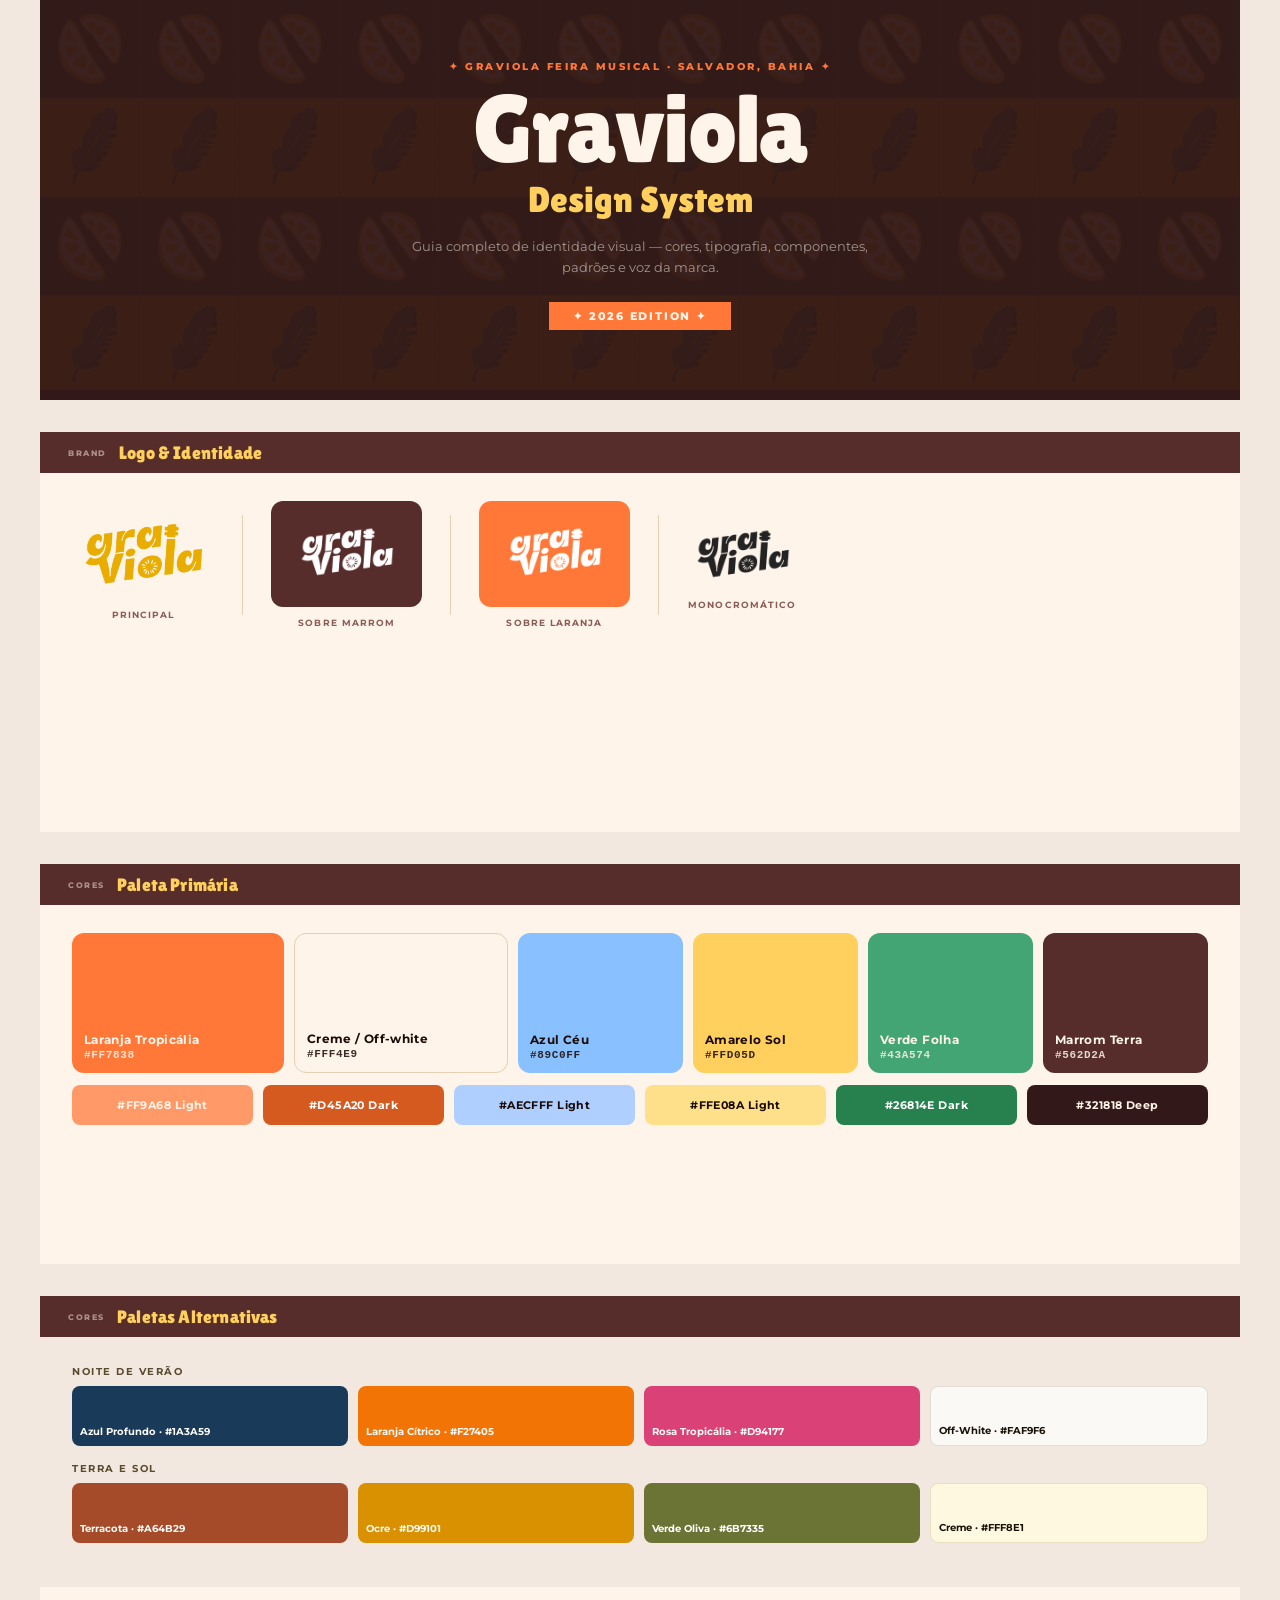
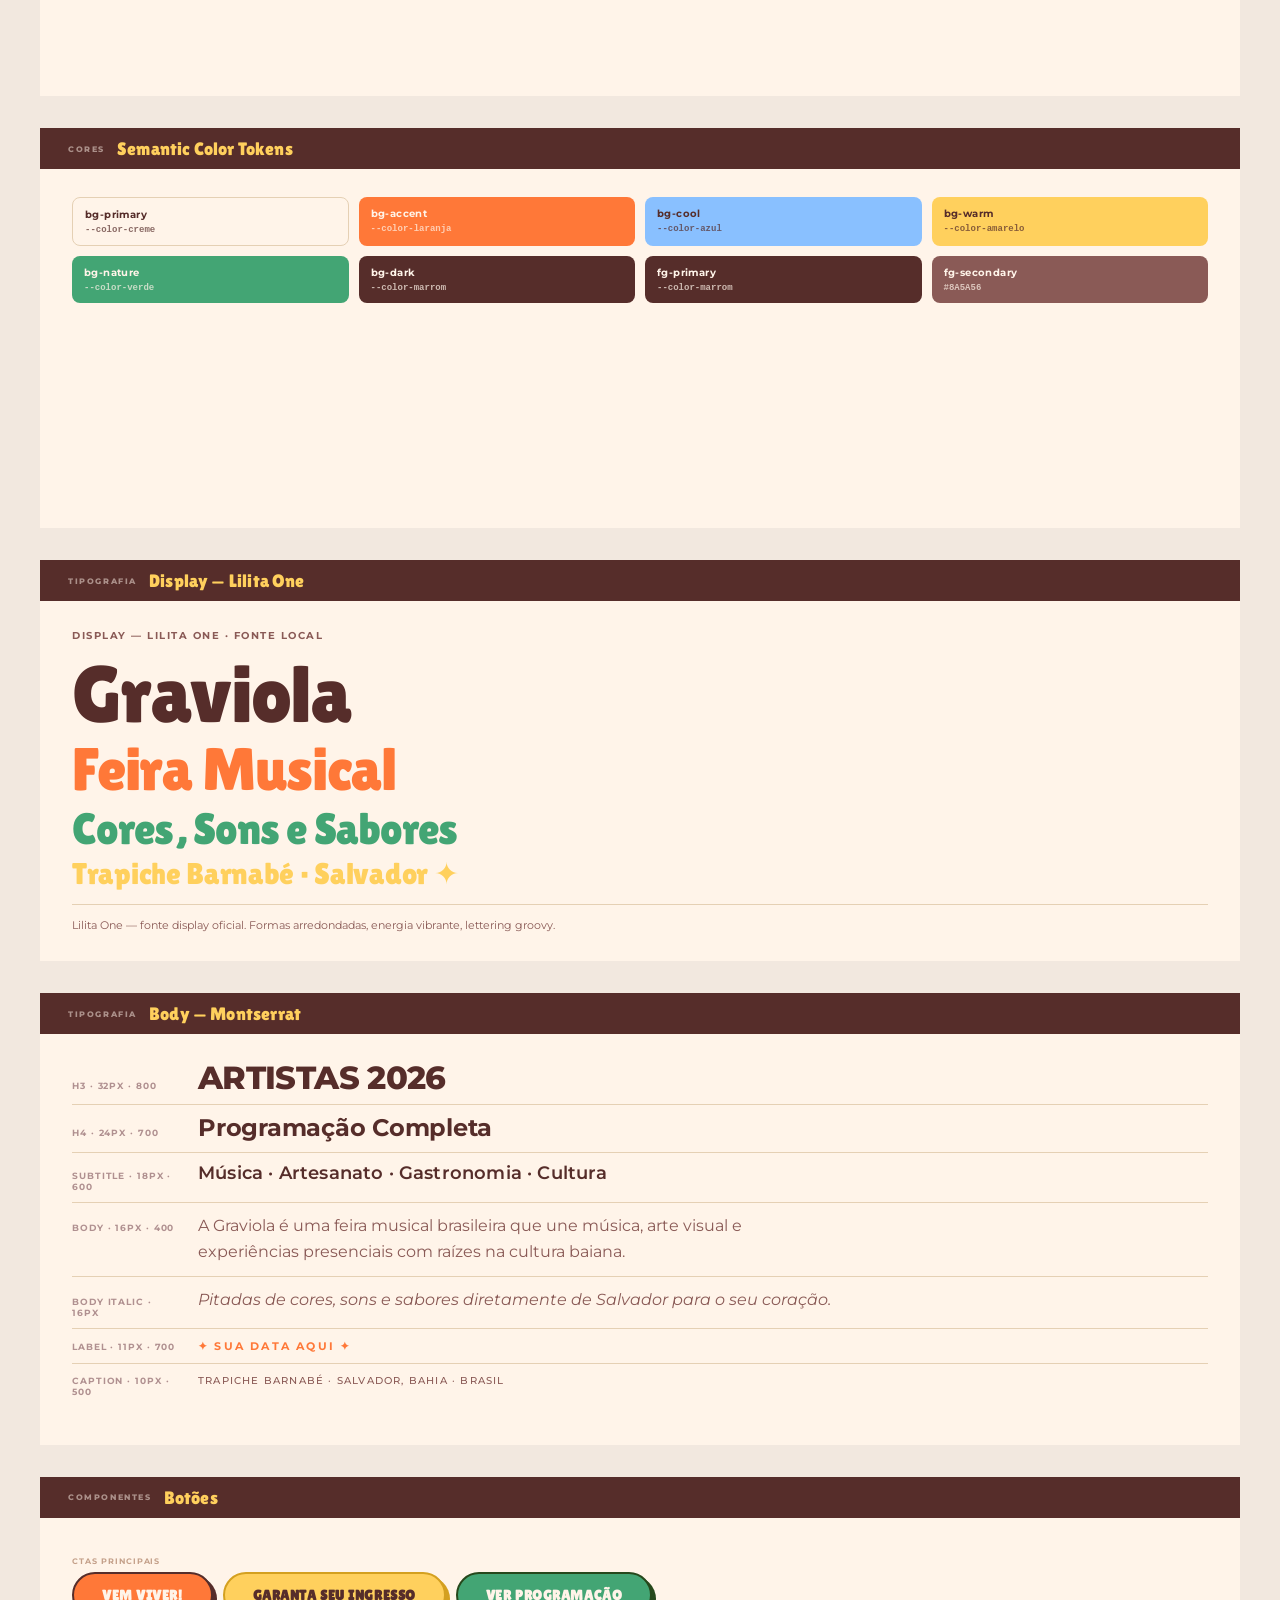
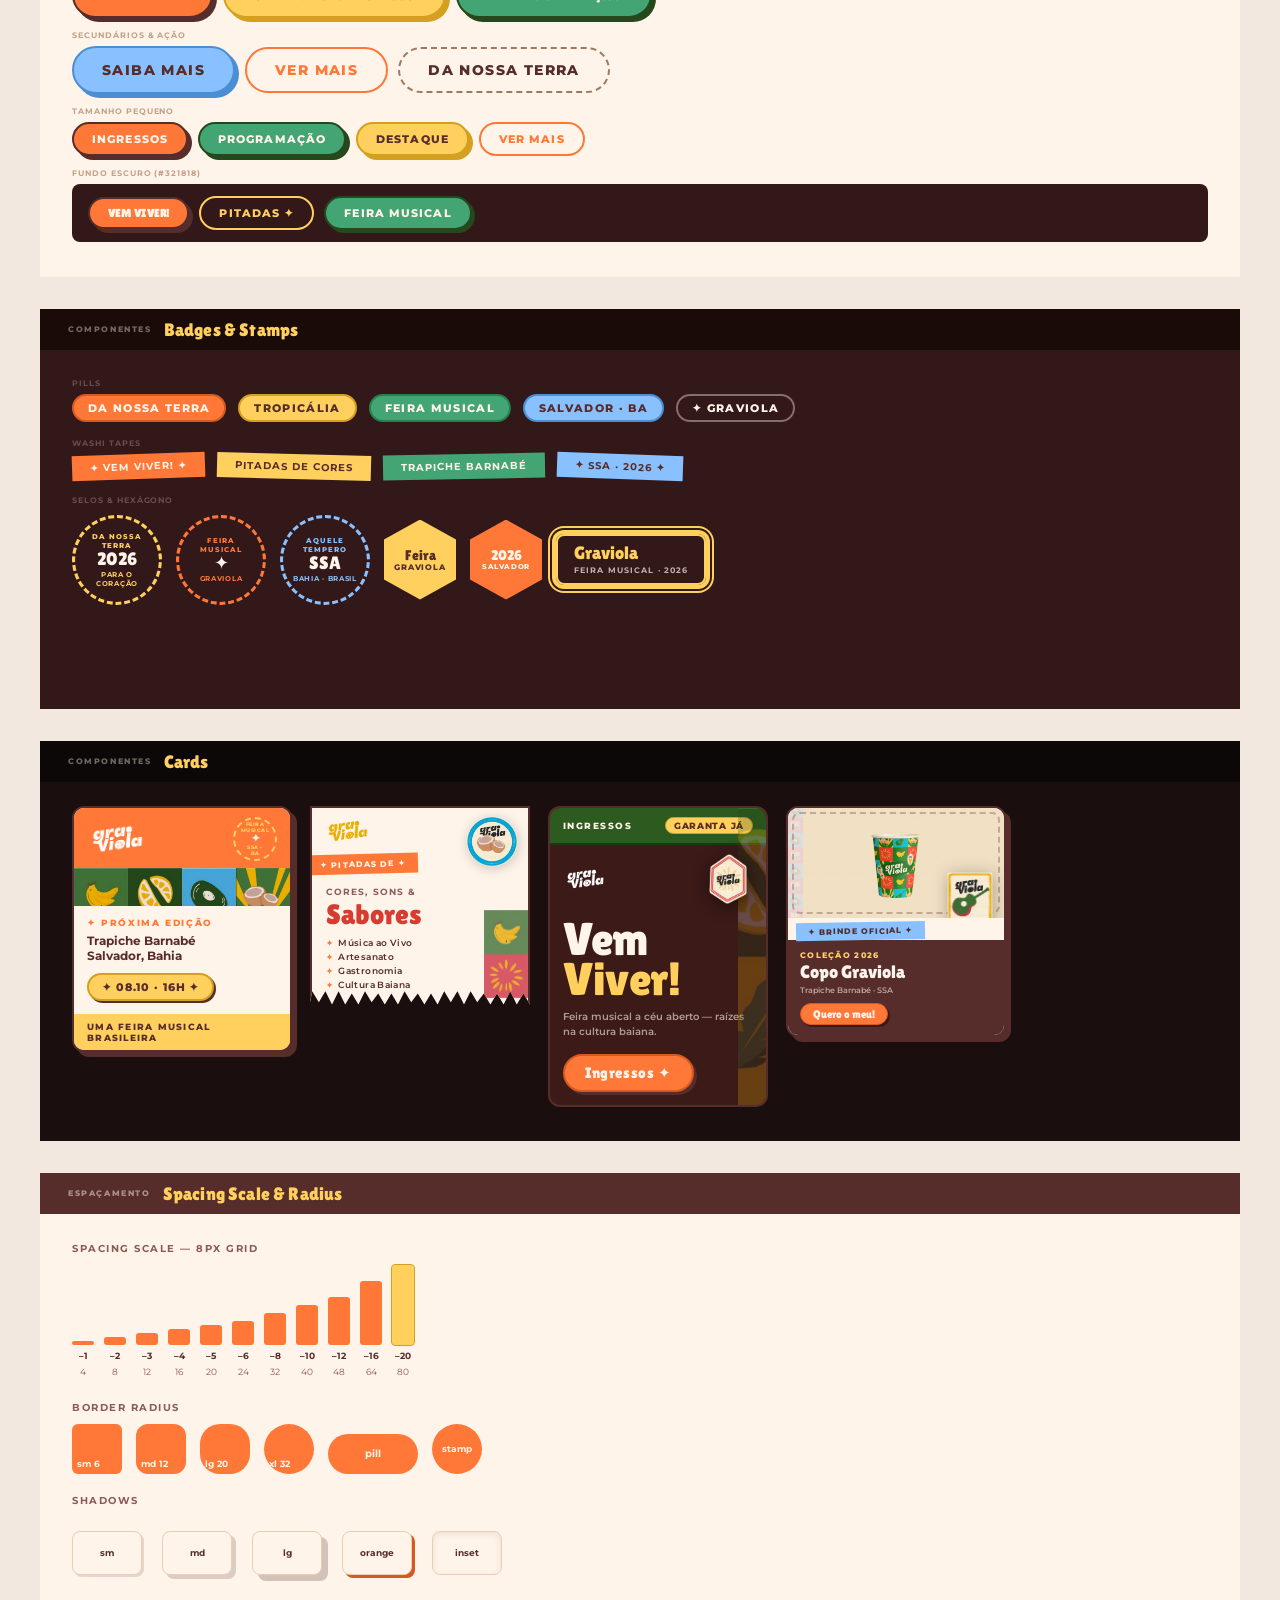
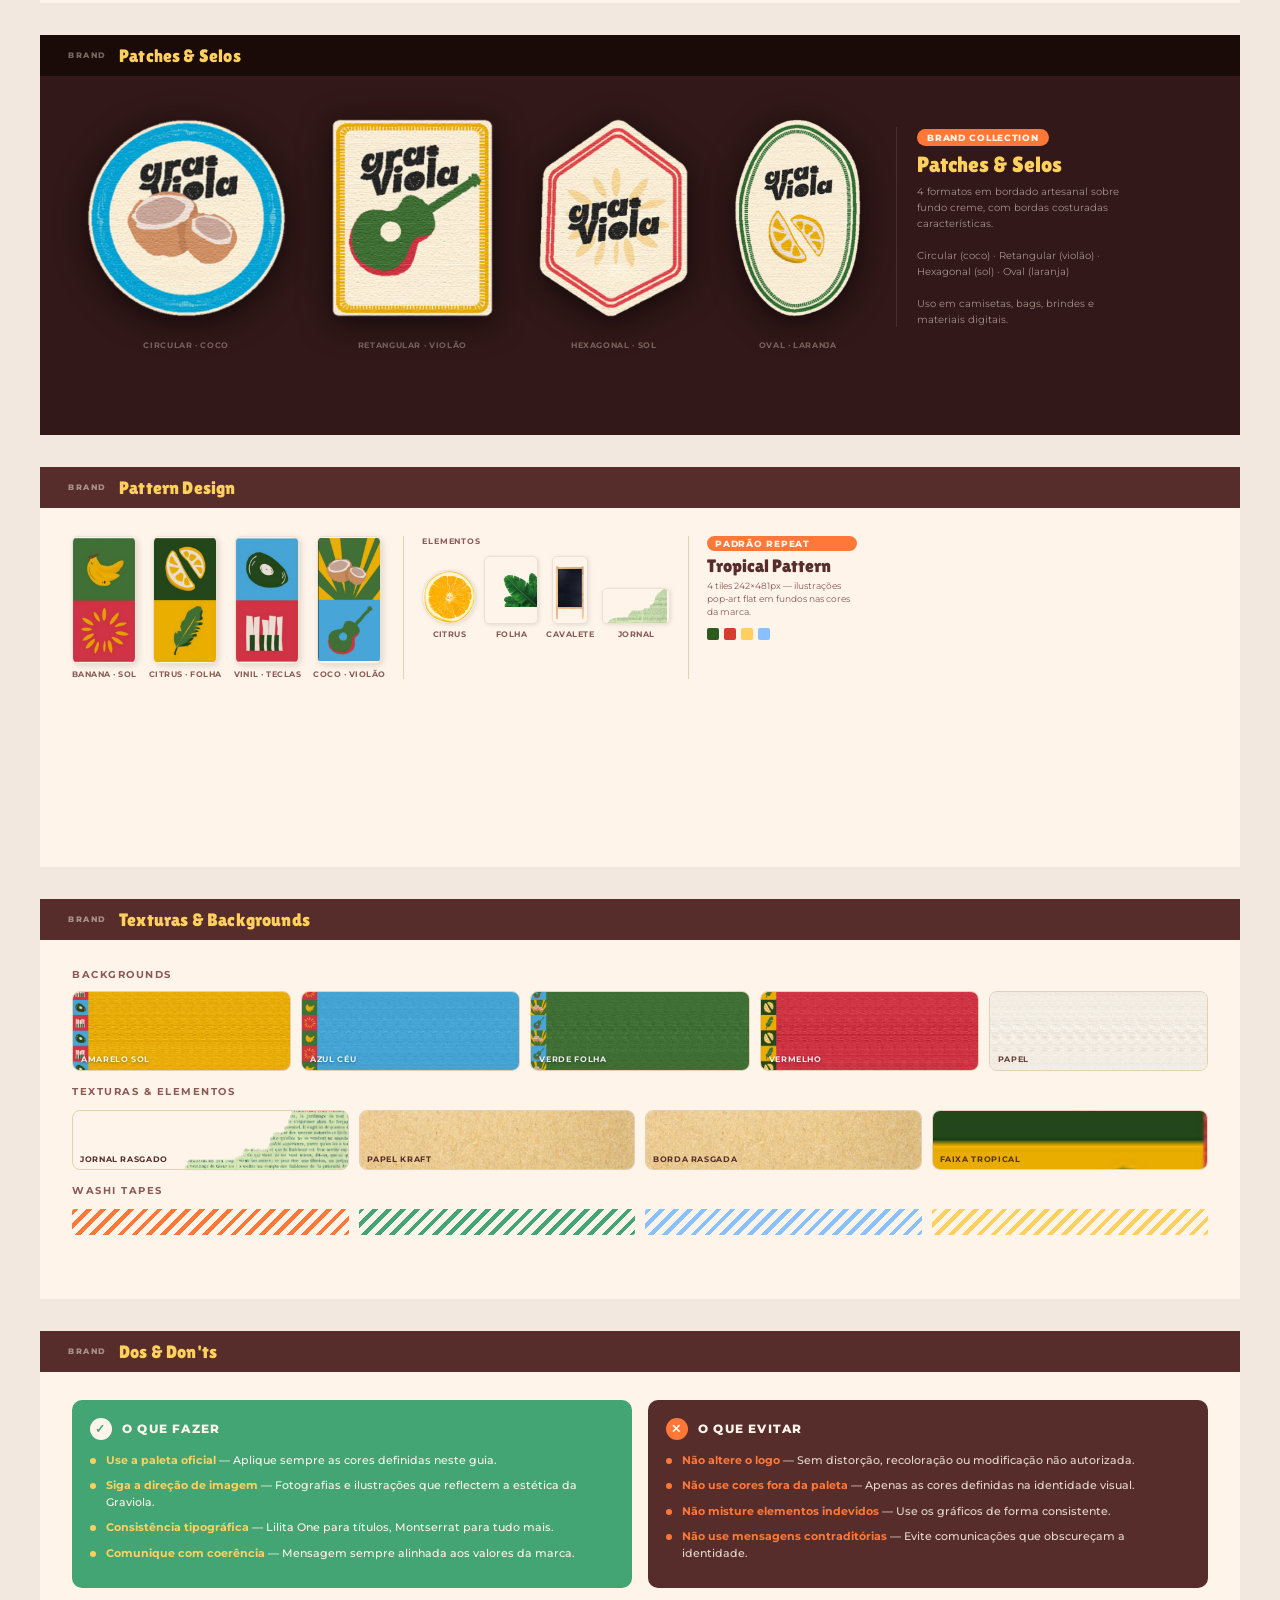
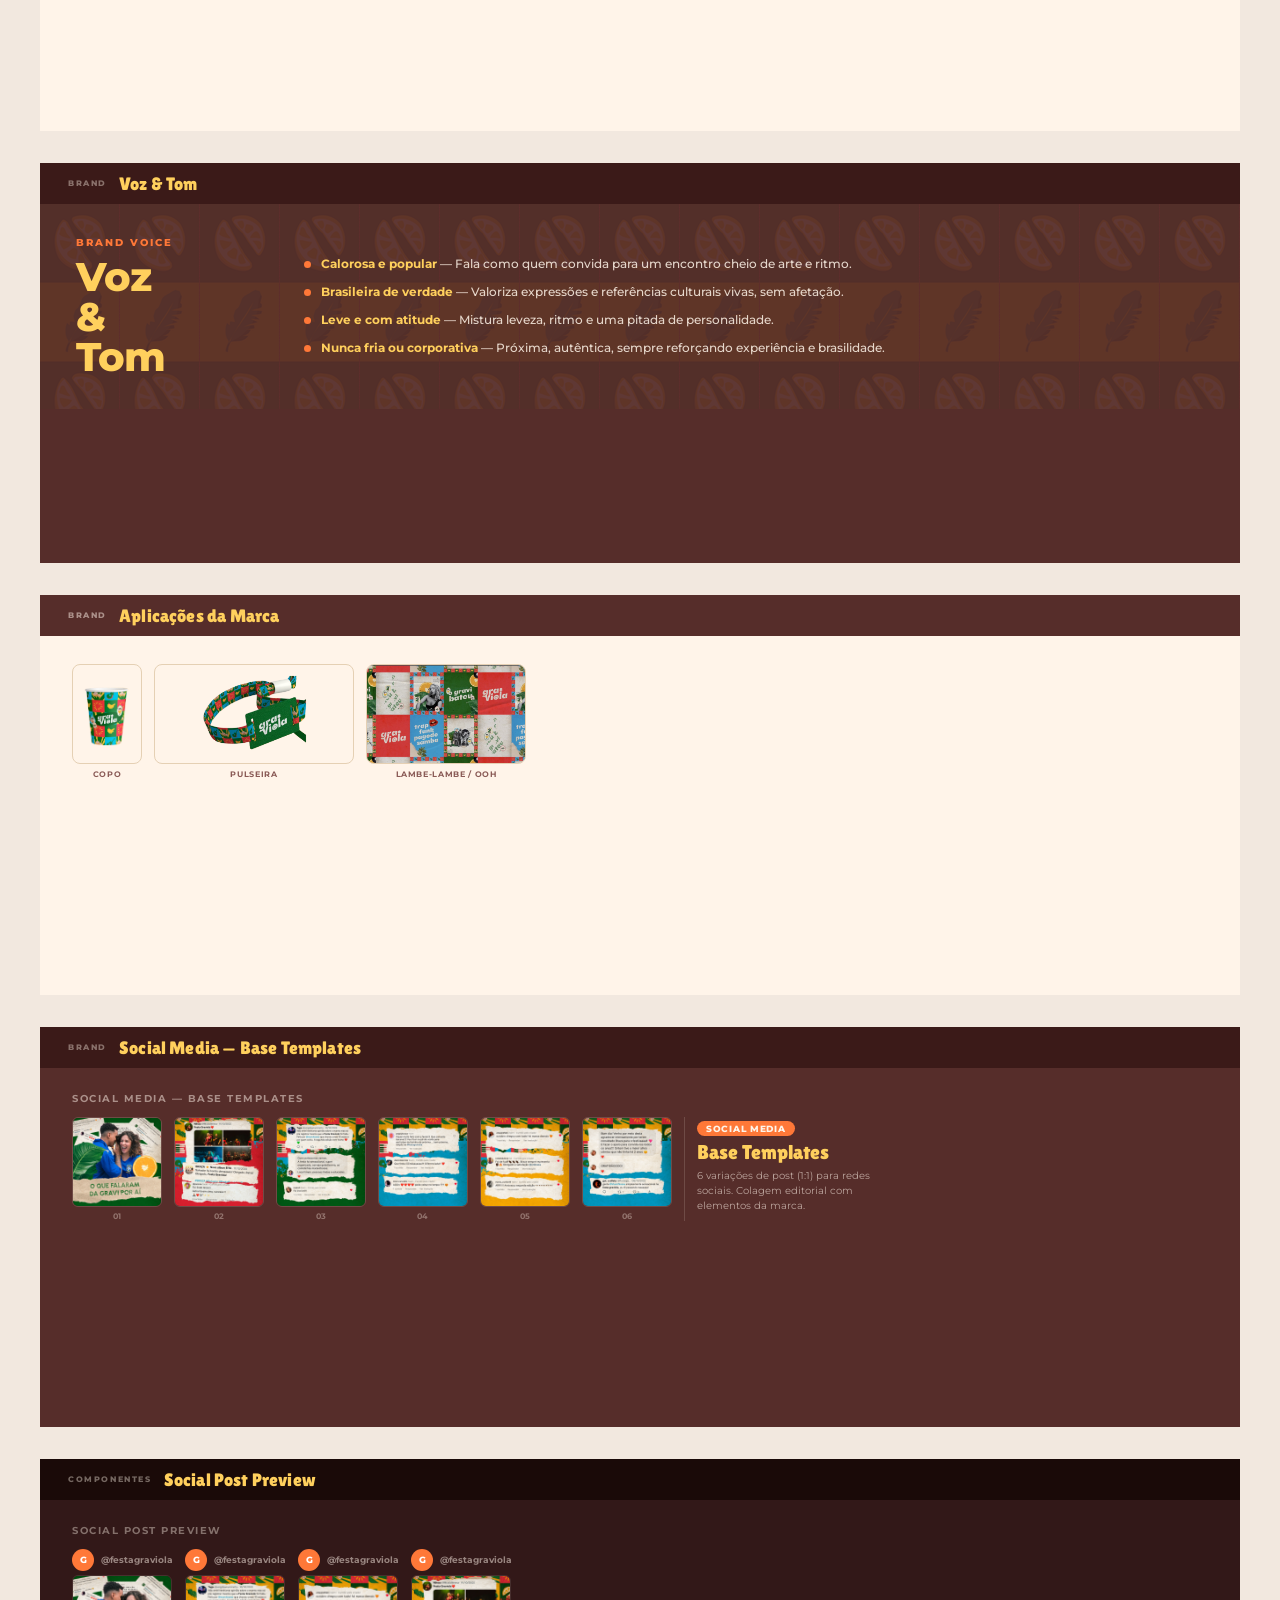
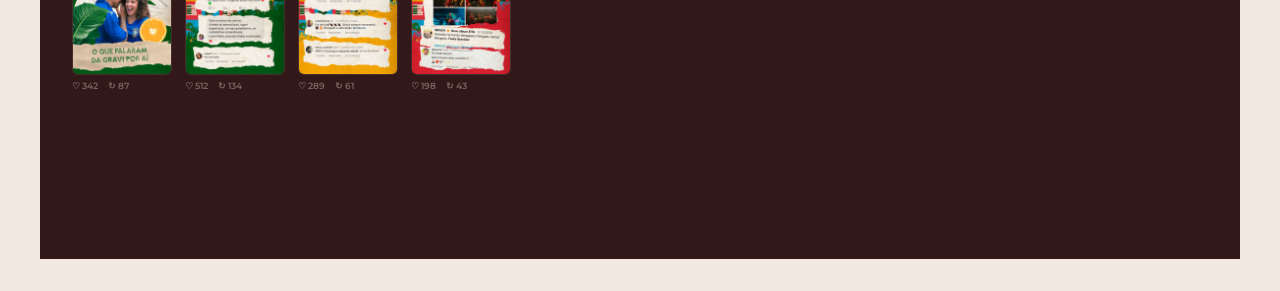
<file: graviola-design-system.html>
<!DOCTYPE html>
<html lang="pt-BR">

<head>
  <meta charset="UTF-8">
  <title>Graviola Design System</title>
  <link
    href="https://fonts.googleapis.com/css2?family=Lilita+One&family=Montserrat:wght@400;600;700;800;900&display=swap"
    rel="stylesheet">
  <style>
    @font-face {
      font-family: 'Lilita One';
      src: url('./src/fonts/LilitaOne-Regular.ttf') format('truetype');
      font-weight: 400;
    }

    @font-face {
      font-family: 'Montserrat';
      src: url('./src/fonts/Montserrat-VariableFont_wght.ttf') format('truetype');
      font-weight: 100 900;
    }

    @font-face {
      font-family: 'Montserrat';
      src: url('./src/fonts/Montserrat-Italic-VariableFont_wght.ttf') format('truetype');
      font-weight: 100 900;
      font-style: italic;
    }

    * {
      margin: 0;
      padding: 0;
      box-sizing: border-box;
    }

    body {
      background: #F2E8DF;
      font-family: 'Montserrat', sans-serif;
    }

    .page {
      width: 1200px;
      min-height: 400px;
      margin: 0 auto 32px;
      background: #FFF4E9;
      border-radius: 0;
      overflow: hidden;
      page-break-after: always;
    }

    .page-header {
      background: #562D2A;
      padding: 10px 28px;
      display: flex;
      align-items: center;
      gap: 12px;
    }

    .page-header .section-tag {
      font-size: 8px;
      font-weight: 800;
      letter-spacing: 0.2em;
      text-transform: uppercase;
      color: rgba(255, 244, 233, 0.5);
    }

    .page-header .section-title {
      font-family: 'Lilita One', cursive;
      font-size: 18px;
      color: #FFD05D;
      letter-spacing: 0.01em;
    }

    .page-body {
      padding: 28px 32px;
    }

    /* ──────────────────────────── COLORS PRIMARY */
    .swatches {
      display: flex;
      gap: 10px;
      height: 140px;
    }

    .swatch {
      flex: 1;
      border-radius: 12px;
      display: flex;
      flex-direction: column;
      justify-content: flex-end;
      padding: 12px;
    }

    .swatch .hex {
      font-size: 11px;
      font-weight: 700;
      letter-spacing: 0.06em;
      opacity: 0.85;
      font-family: monospace;
    }

    .swatch .name {
      font-size: 12px;
      font-weight: 700;
      letter-spacing: 0.03em;
      margin-bottom: 2px;
    }

    .light {
      color: #1A0A08;
    }

    .dark {
      color: #FFF4E9;
    }

    .row2 {
      display: flex;
      gap: 10px;
      margin-top: 12px;
    }

    .swatch-sm {
      flex: 1;
      height: 40px;
      border-radius: 8px;
      display: flex;
      align-items: center;
      justify-content: center;
      font-size: 11px;
      font-weight: 700;
      letter-spacing: 0.04em;
    }

    /* ──────────────────────────── COLORS ALT */
    .group {
      margin-bottom: 16px;
    }

    .group-label {
      font-size: 10px;
      font-weight: 700;
      letter-spacing: 0.15em;
      text-transform: uppercase;
      color: #5A4A30;
      margin-bottom: 8px;
    }

    .alt-row {
      display: flex;
      gap: 10px;
      height: 60px;
    }

    .alt-swatch {
      flex: 1;
      border-radius: 8px;
      display: flex;
      flex-direction: column;
      justify-content: flex-end;
      padding: 8px;
    }

    /* ──────────────────────────── SEMANTIC TOKENS */
    .tokens {
      display: grid;
      grid-template-columns: repeat(4, 1fr);
      gap: 10px;
    }

    .token {
      border-radius: 8px;
      padding: 10px 12px;
      display: flex;
      flex-direction: column;
      gap: 4px;
    }

    .token-name {
      font-size: 10px;
      font-weight: 700;
      letter-spacing: 0.04em;
    }

    .token-val {
      font-size: 9px;
      opacity: 0.7;
      font-family: monospace;
      font-weight: 600;
    }

    /* ──────────────────────────── TYPOGRAPHY */
    .ty-row {
      display: flex;
      align-items: baseline;
      gap: 16px;
      margin-bottom: 10px;
      border-bottom: 1px solid #E5D0B4;
      padding-bottom: 10px;
    }

    .ty-row:last-child {
      border-bottom: none;
    }

    .ty-meta {
      font-size: 9px;
      font-weight: 700;
      letter-spacing: 0.1em;
      color: #B09090;
      text-transform: uppercase;
      width: 110px;
      flex-shrink: 0;
    }

    .ty-specimen {
      color: #562D2A;
    }

    .label-tag {
      font-size: 10px;
      font-weight: 700;
      letter-spacing: 0.15em;
      text-transform: uppercase;
      color: #8A5A56;
      margin-bottom: 10px;
    }

    /* ──────────────────────────── BUTTONS */
    .btn {
      display: inline-flex;
      align-items: center;
      justify-content: center;
      font-family: 'Montserrat', sans-serif;
      font-weight: 800;
      letter-spacing: 0.1em;
      text-transform: uppercase;
      cursor: pointer;
      border: none;
      white-space: nowrap;
    }

    .btn-cta {
      font-family: 'Lilita One', cursive;
      letter-spacing: 0.04em;
    }

    .btn-primary {
      background: #FF7838;
      color: #FFF4E9;
      border-radius: 9999px;
      padding: 13px 28px;
      font-size: 14px;
      box-shadow: 4px 4px 0 #562D2A;
      border: 2px solid #562D2A;
    }

    .btn-green {
      background: #43A574;
      color: #FFF4E9;
      border-radius: 9999px;
      padding: 13px 28px;
      font-size: 14px;
      box-shadow: 4px 4px 0 #26481C;
      border: 2px solid #26481C;
    }

    .btn-yellow {
      background: #FFD05D;
      color: #562D2A;
      border-radius: 9999px;
      padding: 13px 28px;
      font-size: 14px;
      box-shadow: 4px 4px 0 #D4A020;
      border: 2px solid #D4A020;
    }

    .btn-blue {
      background: #89C0FF;
      color: #562D2A;
      border-radius: 9999px;
      padding: 13px 28px;
      font-size: 14px;
      box-shadow: 4px 4px 0 #4A8ED4;
      border: 2px solid #4A8ED4;
    }

    .btn-outline {
      background: transparent;
      color: #FF7838;
      border-radius: 9999px;
      padding: 12px 28px;
      font-size: 14px;
      border: 2px solid #FF7838;
    }

    .btn-ghost {
      background: transparent;
      color: #562D2A;
      border-radius: 9999px;
      padding: 12px 28px;
      font-size: 14px;
      border: 2px dashed #A07860;
    }

    .btn-sm {
      padding: 8px 18px;
      font-size: 11px;
    }

    .btn-row {
      display: flex;
      flex-wrap: wrap;
      gap: 10px;
      align-items: center;
      margin-bottom: 12px;
    }

    .sublabel {
      font-size: 8px;
      font-weight: 700;
      letter-spacing: 0.12em;
      text-transform: uppercase;
      color: #C4A08A;
      margin: 10px 0 6px;
    }

    /* ──────────────────────────── BADGES */
    .pill {
      font-weight: 800;
      font-size: 11px;
      letter-spacing: 0.12em;
      text-transform: uppercase;
      padding: 5px 14px;
      border-radius: 9999px;
      border: 2px solid;
      white-space: nowrap;
    }

    .washi-tape {
      font-weight: 700;
      font-size: 10px;
      letter-spacing: 0.1em;
      text-transform: uppercase;
      padding: 6px 18px;
      display: inline-block;
    }

    .stamp {
      width: 90px;
      height: 90px;
      border-radius: 50%;
      border: 3px dashed;
      display: flex;
      flex-direction: column;
      align-items: center;
      justify-content: center;
      text-align: center;
      padding: 8px;
      flex-shrink: 0;
    }

    .stamp .s-top {
      font-size: 7px;
      font-weight: 800;
      letter-spacing: 0.14em;
      text-transform: uppercase;
    }

    .stamp .s-main {
      font-family: 'Lilita One', cursive;
      font-size: 18px;
      line-height: 1;
    }

    .stamp .s-sub {
      font-size: 7px;
      font-weight: 700;
      letter-spacing: 0.1em;
      text-transform: uppercase;
      margin-top: 2px;
    }

    .hex-badge {
      width: 72px;
      height: 80px;
      clip-path: polygon(50% 0%, 100% 25%, 100% 75%, 50% 100%, 0% 75%, 0% 25%);
      display: flex;
      flex-direction: column;
      align-items: center;
      justify-content: center;
      text-align: center;
      flex-shrink: 0;
    }

    /* ──────────────────────────── SPACING */
    .track {
      display: flex;
      align-items: flex-end;
      gap: 10px;
    }

    .step {
      display: flex;
      flex-direction: column;
      align-items: center;
      gap: 5px;
    }

    .bar {
      background: #FF7838;
      border-radius: 3px;
      width: 22px;
    }

    .step-label {
      font-size: 9px;
      font-weight: 700;
      color: #562D2A;
    }

    .step-val {
      font-size: 9px;
      color: #8A5A56;
    }

    .shadow-row {
      display: flex;
      gap: 20px;
      margin-top: 24px;
    }

    .shadow-box {
      width: 70px;
      height: 44px;
      background: #FFF4E9;
      border: 1.5px solid #E5D0B4;
      border-radius: 8px;
      display: flex;
      align-items: center;
      justify-content: center;
    }

    .shadow-label {
      font-size: 9px;
      font-weight: 700;
      color: #562D2A;
    }

    /* ──────────────────────────── LOGO */
    .logo-row {
      display: flex;
      gap: 28px;
      align-items: center;
      flex-wrap: wrap;
    }

    .logo-block {
      display: flex;
      flex-direction: column;
      align-items: center;
      gap: 10px;
    }

    .logo-label {
      font-size: 9px;
      font-weight: 700;
      letter-spacing: 0.12em;
      text-transform: uppercase;
      color: #8A5A56;
    }

    .v-divider {
      width: 1px;
      height: 100px;
      background: #E5D0B4;
    }

    /* ──────────────────────────── PATCHES */
    .patches-row {
      display: flex;
      gap: 16px;
      align-items: center;
    }

    .patch-block {
      display: flex;
      flex-direction: column;
      align-items: center;
      gap: 8px;
    }

    .patch-label {
      font-size: 8px;
      font-weight: 700;
      letter-spacing: 0.08em;
      text-transform: uppercase;
      color: rgba(255, 244, 233, 0.35);
      white-space: nowrap;
    }

    /* ──────────────────────────── CARDS */
    .cards-bg {
      background: #1A0E0E;
      padding: 24px 32px;
      display: flex;
      gap: 18px;
      align-items: flex-start;
      flex-wrap: wrap;
    }

    .card {
      width: 220px;
      flex-shrink: 0;
      position: relative;
      overflow: hidden;
    }

    .card-evento {
      background: #FFF4E9;
      border: 2.5px solid #562D2A;
      border-radius: 12px;
      box-shadow: 5px 5px 0 #562D2A;
    }

    .card-evento .top-stripe {
      background: #FF7838;
      padding: 9px 13px 7px;
      display: flex;
      align-items: center;
      justify-content: space-between;
    }

    .card-evento .tile-strip {
      display: flex;
      height: 38px;
      overflow: hidden;
    }

    .card-evento .tile-strip .t {
      flex: 1;
      background-size: cover;
      background-position: center top;
    }

    .card-evento .body {
      padding: 11px 13px 13px;
    }

    .card-evento .pretag {
      font-size: 9px;
      font-weight: 800;
      letter-spacing: 0.18em;
      text-transform: uppercase;
      color: #FF7838;
      margin-bottom: 5px;
    }

    .card-evento .venue {
      font-size: 12px;
      font-weight: 700;
      color: #562D2A;
      line-height: 1.3;
      margin-bottom: 9px;
    }

    .card-evento .date-badge {
      background: #FFD05D;
      color: #562D2A;
      font-size: 11px;
      font-weight: 800;
      letter-spacing: 0.08em;
      text-transform: uppercase;
      border-radius: 9999px;
      padding: 5px 13px;
      display: inline-block;
      border: 2px solid #D4A020;
      box-shadow: 2px 2px 0 #562D2A;
    }

    .card-evento .bottom-washi {
      background: #FFD05D;
      font-size: 9px;
      font-weight: 800;
      letter-spacing: 0.14em;
      text-transform: uppercase;
      padding: 7px 13px;
      display: flex;
      justify-content: space-between;
      align-items: center;
    }

    .card-evento .stamp {
      width: 44px;
      height: 44px;
      border-radius: 50%;
      border: 2px dashed #FFD05D;
      display: flex;
      flex-direction: column;
      align-items: center;
      justify-content: center;
      text-align: center;
      flex-shrink: 0;
    }

    .card-evento .stamp span {
      font-size: 5px;
      font-weight: 800;
      letter-spacing: 0.1em;
      text-transform: uppercase;
      color: #FFD05D;
      line-height: 1.2;
    }

    .card-evento .stamp strong {
      font-family: 'Lilita One', cursive;
      font-size: 11px;
      color: #FFF4E9;
      line-height: 1;
    }

    .card-dark {
      background: #3B1A18;
      border: 2.5px solid #562D2A;
      border-radius: 12px;
    }

    .card-dark .green-bar {
      background: #2D5A1E;
      padding: 9px 13px;
      display: flex;
      align-items: center;
      justify-content: space-between;
      border-bottom: 2px solid #1A3A10;
    }

    .card-dark .body {
      padding: 15px 13px 13px;
    }

    .card-dark .title {
      font-family: 'Lilita One', cursive;
      font-size: 46px;
      color: #FFF4E9;
      line-height: 0.88;
      letter-spacing: -0.01em;
      margin-bottom: 9px;
    }

    .card-dark .title span {
      color: #FFD05D;
    }

    .card-dark .sub {
      font-size: 10px;
      font-weight: 600;
      color: rgba(255, 244, 233, 0.6);
      line-height: 1.5;
      margin-bottom: 15px;
    }

    .card-dark .cta {
      background: #FF7838;
      color: #FFF4E9;
      font-family: 'Lilita One', cursive;
      font-size: 15px;
      letter-spacing: 0.04em;
      border: 2px solid #D45A20;
      border-radius: 9999px;
      padding: 8px 20px;
      display: inline-block;
      box-shadow: 3px 3px 0 #562D2A;
      cursor: pointer;
    }

    .card-dark .deco-strip {
      position: absolute;
      top: 0;
      right: 0;
      bottom: 0;
      width: 28px;
      overflow: hidden;
      opacity: 0.25;
    }

    .card-dark .deco-strip img {
      width: 100%;
      height: 100%;
      object-fit: cover;
    }

    .card-dark .green-bar {
      background: #2D5A1E;
      padding: 9px 13px;
      display: flex;
      align-items: center;
      justify-content: space-between;
      border-bottom: 2px solid #1A3A10;
    }

    .card-dark .green-bar .label-sm {
      font-size: 9px;
      font-weight: 800;
      letter-spacing: 0.16em;
      text-transform: uppercase;
      color: #FFF4E9;
    }

    .card-dark .green-bar .badge {
      background: #FFD05D;
      color: #562D2A;
      font-size: 9px;
      font-weight: 800;
      letter-spacing: 0.08em;
      text-transform: uppercase;
      padding: 2px 8px;
      border-radius: 9999px;
      border: 1.5px solid #D4A020;
    }

    .card-dark .logo-patch-row {
      display: flex;
      align-items: center;
      justify-content: space-between;
      padding: 9px 13px 0;
      position: relative;
      z-index: 2;
    }

    .card-dark .patch-img {
      width: 50px;
      height: 50px;
      object-fit: contain;
      filter: drop-shadow(1px 3px 8px rgba(0,0,0,0.5));
    }

    /* ── CARD Torn Paper ───────────────────────── */
    .card-torn {
      background: #FFF4E9;
      border: 2px solid #562D2A;
      clip-path: polygon(0 0,100% 0,100% 91%,97% 86%,94% 91%,91% 85%,88% 91%,85% 86%,82% 91%,79% 86%,76% 90%,73% 85%,70% 91%,67% 85%,64% 90%,61% 85%,58% 91%,55% 86%,52% 91%,49% 86%,46% 90%,43% 85%,40% 91%,37% 86%,34% 91%,31% 86%,28% 90%,25% 85%,22% 91%,19% 86%,16% 91%,13% 85%,10% 91%,7% 85%,4% 90%,1% 85%,0 90%);
    }

    .card-torn .logo-area {
      padding: 8px 12px 0;
      display: flex;
      align-items: center;
      justify-content: space-between;
    }

    .card-torn .patch-corner {
      position: absolute;
      top: 8px;
      right: 10px;
      width: 52px;
      height: 52px;
    }

    .card-torn .patch-corner img {
      width: 100%;
      height: 100%;
      object-fit: contain;
      filter: drop-shadow(1px 2px 6px rgba(0,0,0,0.2));
    }

    .card-torn .washi-top {
      background: #FF7838;
      color: #FFF4E9;
      font-size: 8px;
      font-weight: 800;
      letter-spacing: 0.14em;
      text-transform: uppercase;
      padding: 5px 12px;
      transform: rotate(-1.5deg);
      margin: 8px 0 0 -4px;
      display: inline-block;
    }

    .card-torn .body {
      padding: 4px 14px 32px;
    }

    .card-torn .pre {
      font-size: 9px;
      font-weight: 700;
      letter-spacing: 0.12em;
      text-transform: uppercase;
      color: #8A5A56;
      margin-bottom: 4px;
      margin-top: 8px;
    }

    .card-torn .title {
      font-family: 'Lilita One', cursive;
      font-size: 28px;
      color: #D63C2F;
      line-height: 0.95;
      margin-bottom: 10px;
    }

    .card-torn .values {
      display: flex;
      flex-direction: column;
      gap: 3px;
    }

    .card-torn .val {
      font-size: 9px;
      font-weight: 600;
      color: #562D2A;
      letter-spacing: 0.04em;
      display: flex;
      align-items: center;
      gap: 5px;
    }

    .card-torn .val::before {
      content: '✦';
      color: #FF7838;
      font-size: 8px;
    }

    .card-torn .tile-corner {
      position: absolute;
      bottom: 24px;
      right: 0;
      width: 44px;
      height: 88px;
      overflow: hidden;
      opacity: 0.8;
      background-size: cover;
      background-position: center;
    }

    /* ── CARD Produto ────────────────────────── */
    .card-produto {
      border: 2.5px solid #562D2A;
      border-radius: 12px;
      box-shadow: 5px 5px 0 #562D2A;
      overflow: hidden;
      background: #FFF4E9;
    }

    .card-produto .photo {
      height: 110px;
      overflow: hidden;
      position: relative;
      background: #F2E8DF;
    }

    .card-produto .photo img {
      width: 100%;
      height: 100%;
      object-fit: contain;
      object-position: center bottom;
    }

    .card-produto .patch-overlay {
      position: absolute;
      bottom: -10px;
      right: 6px;
      width: 56px;
      height: 56px;
      z-index: 3;
    }

    .card-produto .patch-overlay img {
      width: 100%;
      height: 100%;
      object-fit: contain;
      filter: drop-shadow(1px 2px 8px rgba(0,0,0,0.3));
    }

    .card-produto .photo::after {
      content: '';
      position: absolute;
      inset: 4px;
      border: 2px dashed rgba(86,45,42,0.3);
      border-radius: 8px;
      pointer-events: none;
    }

    .card-produto .photo .pattern-bg {
      position: absolute;
      inset: 0;
      opacity: 0.12;
      background-size: cover;
      background-position: center;
    }

    .card-produto .washi {
      background: #89C0FF;
      color: #562D2A;
      font-size: 8px;
      font-weight: 800;
      letter-spacing: 0.12em;
      text-transform: uppercase;
      padding: 4px 12px;
      transform: rotate(-1deg);
      margin-left: -4px;
      display: inline-block;
      margin-top: 4px;
    }

    .card-produto .footer {
      background: #562D2A;
      padding: 10px 12px;
    }

    .card-produto .footer .ftag {
      font-size: 8px;
      font-weight: 800;
      letter-spacing: 0.16em;
      text-transform: uppercase;
      color: #FFD05D;
      margin-bottom: 3px;
    }

    .card-produto .footer .ftitle {
      font-family: 'Lilita One', cursive;
      font-size: 18px;
      color: #FFF4E9;
      line-height: 1;
    }

    .card-produto .footer .fsub {
      font-size: 8px;
      font-weight: 600;
      color: rgba(255,244,233,0.6);
      margin-top: 4px;
    }

    .card-produto .footer .fbtn {
      background: #FF7838;
      color: #FFF4E9;
      font-family: 'Lilita One', cursive;
      font-size: 11px;
      border: 1.5px solid #D45A20;
      border-radius: 9999px;
      padding: 4px 12px;
      display: inline-block;
      margin-top: 8px;
      box-shadow: 2px 2px 0 #3B1A18;
    }

    /* ──────────────────────────── TEXTURES */
    .bg-row {
      display: flex;
      gap: 10px;
    }

    .bg-tile {
      border-radius: 8px;
      overflow: hidden;
      position: relative;
      flex: 1;
      height: 80px;
      border: 1.5px solid #E5D0B4;
    }

    .bg-tile img {
      width: 100%;
      height: 100%;
      object-fit: cover;
    }

    .bg-tile-label {
      position: absolute;
      bottom: 6px;
      left: 8px;
      font-size: 8px;
      font-weight: 700;
      letter-spacing: 0.08em;
      text-transform: uppercase;
      color: rgba(255, 255, 255, 0.9);
      text-shadow: 0 1px 3px rgba(0, 0, 0, 0.4);
    }

    .tex-row {
      display: flex;
      gap: 10px;
      margin-top: 12px;
    }

    .tex-tile {
      border-radius: 8px;
      overflow: hidden;
      flex: 1;
      height: 60px;
      border: 1.5px solid #E5D0B4;
      position: relative;
    }

    .tex-tile img {
      width: 100%;
      height: 100%;
      object-fit: cover;
    }

    .washi-row {
      display: flex;
      gap: 10px;
      margin-top: 12px;
    }

    .washi-strip {
      flex: 1;
      height: 26px;
      border-radius: 3px;
    }

    /* ──────────────────────────── DOS DONTS */
    .dd-grid {
      display: grid;
      grid-template-columns: 1fr 1fr;
      gap: 16px;
    }

    .dd-col {
      border-radius: 10px;
      padding: 18px;
    }

    .dd-col-label {
      font-size: 12px;
      font-weight: 800;
      letter-spacing: 0.1em;
      text-transform: uppercase;
      margin-bottom: 12px;
      display: flex;
      align-items: center;
      gap: 10px;
    }

    .dd-rule {
      display: flex;
      gap: 10px;
      align-items: flex-start;
      margin-bottom: 9px;
    }

    .dd-dot {
      width: 6px;
      height: 6px;
      border-radius: 50%;
      flex-shrink: 0;
      margin-top: 6px;
    }

    .dd-text {
      font-size: 11px;
      line-height: 1.5;
      font-weight: 500;
    }

    /* ──────────────────────────── BRAND VOICE */
    .voice-frame {
      background: #562D2A;
      padding: 32px 36px;
      display: flex;
      gap: 48px;
      position: relative;
      overflow: hidden;
    }

    .voice-frame::before {
      content: '';
      position: absolute;
      inset: 0;
      background-image: url('./src/assets/pattern_main_strip.png');
      background-size: 80px;
      opacity: 0.06;
    }

    .voice-left {
      position: relative;
      z-index: 2;
      width: 180px;
      flex-shrink: 0;
      display: flex;
      flex-direction: column;
      justify-content: center;
    }

    .voice-eyebrow {
      font-size: 10px;
      font-weight: 800;
      letter-spacing: 0.2em;
      text-transform: uppercase;
      color: #FF7838;
      margin-bottom: 8px;
    }

    .voice-title {
      font-size: 40px;
      font-weight: 800;
      color: #FFD05D;
      line-height: 1;
      letter-spacing: -0.02em;
    }

    .voice-right {
      position: relative;
      z-index: 2;
      flex: 1;
      display: flex;
      flex-direction: column;
      justify-content: center;
      gap: 10px;
    }

    .voice-principle {
      display: flex;
      gap: 10px;
      align-items: flex-start;
    }

    .voice-dot {
      width: 7px;
      height: 7px;
      border-radius: 50%;
      background: #FF7838;
      flex-shrink: 0;
      margin-top: 6px;
    }

    .voice-text {
      font-size: 12px;
      color: rgba(255, 244, 233, 0.85);
      line-height: 1.5;
      font-weight: 500;
    }

    .voice-text strong {
      color: #FFD05D;
      font-weight: 700;
    }

    /* ──────────────────────────── SOCIAL */
    .social-bg {
      background: #321818;
      padding: 24px 32px;
    }

    .social-row {
      display: flex;
      gap: 12px;
      align-items: flex-start;
    }

    .post-frame {
      flex-shrink: 0;
    }

    .post-header {
      display: flex;
      align-items: center;
      gap: 7px;
      margin-bottom: 4px;
    }

    .post-avatar {
      width: 22px;
      height: 22px;
      border-radius: 50%;
      background: #FF7838;
      flex-shrink: 0;
      display: flex;
      align-items: center;
      justify-content: center;
      font-size: 9px;
      font-weight: 800;
      color: #fff;
    }

    .post-handle {
      font-size: 9px;
      font-weight: 700;
      color: rgba(255, 244, 233, 0.5);
    }

    .post-img {
      border-radius: 6px;
      overflow: hidden;
      border: 1.5px solid rgba(255, 244, 233, 0.1);
    }

    .post-img img {
      display: block;
      width: 100%;
      height: 100%;
      object-fit: cover;
    }

    .post-actions {
      display: flex;
      gap: 10px;
      margin-top: 5px;
    }

    .post-action {
      font-size: 9px;
      color: rgba(255, 244, 233, 0.35);
      font-weight: 600;
    }

    /* ──────────────────────────── PATTERN TILES */
    .tiles-group {
      display: flex;
      gap: 12px;
      align-items: flex-start;
      flex-shrink: 0;
    }

    .tile-block-p {
      display: flex;
      flex-direction: column;
      align-items: center;
      gap: 5px;
    }

    .tile-p {
      width: 64px;
      height: 128px;
      border-radius: 6px;
      overflow: hidden;
      border: 1.5px solid rgba(0, 0, 0, 0.08);
      box-shadow: 2px 2px 6px rgba(0, 0, 0, 0.12);
    }

    .tile-p img {
      width: 100%;
      height: 100%;
      object-fit: contain;
    }

    .tile-label-p {
      font-size: 8px;
      font-weight: 700;
      letter-spacing: 0.06em;
      text-transform: uppercase;
      color: #8A5A56;
      white-space: nowrap;
    }

    /* ──────────────────────────── BRAND APPS */
    .app-grid {
      display: flex;
      gap: 12px;
      flex-wrap: wrap;
      align-items: flex-end;
    }

    .app-block {
      display: flex;
      flex-direction: column;
      gap: 5px;
      flex-shrink: 0;
      align-items: center;
    }

    .app-img {
      border-radius: 8px;
      overflow: hidden;
      border: 1.5px solid #E5D0B4;
    }

    .app-img img {
      display: block;
      width: 100%;
      height: 100%;
      object-fit: contain;
    }

    .app-label {
      font-size: 8px;
      font-weight: 700;
      letter-spacing: 0.08em;
      text-transform: uppercase;
      color: #8A5A56;
      text-align: center;
    }

    /* ──────────────────────────── SOCIAL BASE */
    .social-base-bg {
      background: #562D2A;
      padding: 24px 32px;
    }

    .templates-row {
      display: flex;
      gap: 12px;
      align-items: flex-start;
      flex-wrap: wrap;
    }

    .t-block {
      display: flex;
      flex-direction: column;
      align-items: center;
      gap: 4px;
    }

    .t-img {
      border-radius: 6px;
      overflow: hidden;
      border: 1.5px solid rgba(255, 244, 233, 0.15);
    }

    .t-img img {
      display: block;
      width: 100%;
      height: 100%;
      object-fit: cover;
    }

    .t-label {
      font-size: 8px;
      font-weight: 700;
      letter-spacing: 0.06em;
      text-transform: uppercase;
      color: rgba(255, 244, 233, 0.35);
    }

    /* Cover page */
    .cover {
      background: #321818;
      min-height: 340px;
      display: flex;
      flex-direction: column;
      align-items: center;
      justify-content: center;
      position: relative;
      overflow: hidden;
      padding: 60px;
    }

    .cover::before {
      content: '';
      position: absolute;
      inset: 0;
      background-image: url('./src/assets/pattern_main_strip.png');
      background-size: 100px;
      opacity: 0.05;
    }

    .cover-content {
      position: relative;
      z-index: 2;
      text-align: center;
    }

    .cover-tag {
      font-size: 10px;
      font-weight: 800;
      letter-spacing: 0.25em;
      text-transform: uppercase;
      color: #FF7838;
      margin-bottom: 12px;
    }

    .cover-title {
      font-family: 'Lilita One', cursive;
      font-size: 96px;
      color: #FFF4E9;
      line-height: 0.9;
      letter-spacing: -0.02em;
    }

    .cover-sub {
      font-family: 'Lilita One', cursive;
      font-size: 36px;
      color: #FFD05D;
      margin-top: 8px;
    }

    .cover-desc {
      font-size: 13px;
      color: rgba(255, 244, 233, 0.55);
      margin-top: 16px;
      line-height: 1.6;
      max-width: 500px;
    }

    .cover-washi {
      background: #FF7838;
      color: #FFF4E9;
      font-size: 11px;
      font-weight: 800;
      letter-spacing: 0.16em;
      text-transform: uppercase;
      padding: 7px 24px;
      display: inline-block;
      margin-top: 24px;
    }
  </style>

  <template id="__bundler_thumbnail">
    <svg xmlns="http://www.w3.org/2000/svg" viewBox="0 0 80 56">
      <rect width="80" height="56" fill="#321818" />
      <rect x="16" y="10" width="48" height="36" rx="4" fill="#FF7838" />
      <text x="40" y="32" font-family="serif" font-size="14" fill="#FFF4E9" text-anchor="middle"
        font-weight="bold">G</text>
    </svg>
  </template>

</head>

<body>

  <!-- ══════════════════════════════ CAPA ══════════════════════════════ -->
  <div class="page" style="background:#321818;">
    <div class="cover">
      <div class="cover-content">
        <div class="cover-tag">✦ Graviola Feira Musical · Salvador, Bahia ✦</div>
        <div class="cover-title">Graviola</div>
        <div class="cover-sub">Design System</div>
        <div class="cover-desc">Guia completo de identidade visual — cores, tipografia, componentes, padrões e voz da
          marca.</div>
        <div class="cover-washi">✦ 2026 Edition ✦</div>
      </div>
    </div>
  </div>

  <!-- ══════════════════════════════ LOGO ══════════════════════════════ -->
  <div class="page">
    <div class="page-header">
      <span class="section-tag">Brand</span>
      <span class="section-title">Logo & Identidade</span>
    </div>
    <div class="page-body">
      <div class="logo-row">
        <div class="logo-block">
          <img src="./src/assets/logo.png" alt="Graviola wordmark" style="height:90px; object-fit:contain;">
          <div class="logo-label">Principal</div>
        </div>
        <div class="v-divider"></div>
        <div class="logo-block">
          <div style="background:#562D2A; padding:16px 20px; border-radius:12px;">
            <img src="./src/assets/logo.png" alt="Graviola wordmark"
              style="height:70px; object-fit:contain; filter:brightness(0) invert(1);">
          </div>
          <div class="logo-label">Sobre Marrom</div>
        </div>
        <div class="v-divider"></div>
        <div class="logo-block">
          <div style="background:#FF7838; padding:16px 20px; border-radius:12px;">
            <img src="./src/assets/logo.png" alt="Graviola wordmark"
              style="height:70px; object-fit:contain; filter:brightness(0) saturate(0) invert(1);">
          </div>
          <div class="logo-label">Sobre Laranja</div>
        </div>
        <div class="v-divider"></div>
        <div class="logo-block">
          <img src="./src/assets/logo.png" alt="Graviola wordmark"
            style="height:70px; object-fit:contain; filter:grayscale(1) brightness(0.2);">
          <div class="logo-label">Monocromático</div>
        </div>
      </div>
    </div>
  </div>

  <!-- ══════════════════════════════ CORES PRIMÁRIAS ══════════════════════════════ -->
  <div class="page">
    <div class="page-header">
      <span class="section-tag">Cores</span>
      <span class="section-title">Paleta Primária</span>
    </div>
    <div class="page-body">
      <div class="swatches">
        <div class="swatch dark" style="background:#FF7838; flex:2;">
          <div class="name">Laranja Tropicália</div>
          <div class="hex">#FF7838</div>
        </div>
        <div class="swatch light" style="background:#FFF4E9; border: 1.5px solid #E5D0B4; flex:2;">
          <div class="name">Creme / Off-white</div>
          <div class="hex">#FFF4E9</div>
        </div>
        <div class="swatch light" style="background:#89C0FF; flex:1.5;">
          <div class="name">Azul Céu</div>
          <div class="hex">#89C0FF</div>
        </div>
        <div class="swatch light" style="background:#FFD05D; flex:1.5;">
          <div class="name">Amarelo Sol</div>
          <div class="hex">#FFD05D</div>
        </div>
        <div class="swatch dark" style="background:#43A574; flex:1.5;">
          <div class="name">Verde Folha</div>
          <div class="hex">#43A574</div>
        </div>
        <div class="swatch dark" style="background:#562D2A; flex:1.5;">
          <div class="name">Marrom Terra</div>
          <div class="hex">#562D2A</div>
        </div>
      </div>
      <div class="row2">
        <div class="swatch-sm dark" style="background:#FF9A68;">#FF9A68 Light</div>
        <div class="swatch-sm dark" style="background:#D45A20; color:#fff;">#D45A20 Dark</div>
        <div class="swatch-sm light" style="background:#AECFFF;">#AECFFF Light</div>
        <div class="swatch-sm light" style="background:#FFE08A;">#FFE08A Light</div>
        <div class="swatch-sm dark" style="background:#26814E; color:#fff;">#26814E Dark</div>
        <div class="swatch-sm dark" style="background:#321818; color:#FFF4E9;">#321818 Deep</div>
      </div>
    </div>
  </div>

  <!-- ══════════════════════════════ CORES ALTERNATIVAS ══════════════════════════════ -->
  <div class="page">
    <div class="page-header">
      <span class="section-tag">Cores</span>
      <span class="section-title">Paletas Alternativas</span>
    </div>
    <div class="page-body" style="background:#F2E8DF;">
      <div class="group">
        <div class="group-label">Noite de Verão</div>
        <div class="alt-row">
          <div class="alt-swatch dark" style="background:#1A3A59;">
            <div style="font-size:10px;font-weight:700;color:#FAF9F6;">Azul Profundo · #1A3A59</div>
          </div>
          <div class="alt-swatch dark" style="background:#F27405;">
            <div style="font-size:10px;font-weight:700;color:#FAF9F6;">Laranja Cítrico · #F27405</div>
          </div>
          <div class="alt-swatch dark" style="background:#D94177;">
            <div style="font-size:10px;font-weight:700;color:#FAF9F6;">Rosa Tropicália · #D94177</div>
          </div>
          <div class="alt-swatch light" style="background:#FAF9F6; border:1.5px solid #e0dcd5;">
            <div style="font-size:10px;font-weight:700;color:#1A1208;">Off-White · #FAF9F6</div>
          </div>
        </div>
      </div>
      <div class="group">
        <div class="group-label">Terra e Sol</div>
        <div class="alt-row">
          <div class="alt-swatch dark" style="background:#A64B29;">
            <div style="font-size:10px;font-weight:700;color:#FAF9F6;">Terracota · #A64B29</div>
          </div>
          <div class="alt-swatch dark" style="background:#D99101;">
            <div style="font-size:10px;font-weight:700;color:#FAF9F6;">Ocre · #D99101</div>
          </div>
          <div class="alt-swatch" style="background:#6B7335;">
            <div style="font-size:10px;font-weight:700;color:#fff;">Verde Oliva · #6B7335</div>
          </div>
          <div class="alt-swatch light" style="background:#FFF8E1; border:1.5px solid #e8dfc0;">
            <div style="font-size:10px;font-weight:700;color:#1A1208;">Creme · #FFF8E1</div>
          </div>
        </div>
      </div>
    </div>
  </div>

  <!-- ══════════════════════════════ SEMANTIC TOKENS ══════════════════════════════ -->
  <div class="page">
    <div class="page-header">
      <span class="section-tag">Cores</span>
      <span class="section-title">Semantic Color Tokens</span>
    </div>
    <div class="page-body">
      <div class="tokens">
        <div class="token" style="background:#FFF4E9; border:1.5px solid #E5D0B4; color:#562D2A;">
          <div class="token-name">bg-primary</div>
          <div class="token-val">--color-creme</div>
        </div>
        <div class="token" style="background:#FF7838; color:#FFF4E9;">
          <div class="token-name">bg-accent</div>
          <div class="token-val">--color-laranja</div>
        </div>
        <div class="token" style="background:#89C0FF; color:#562D2A;">
          <div class="token-name">bg-cool</div>
          <div class="token-val">--color-azul</div>
        </div>
        <div class="token" style="background:#FFD05D; color:#562D2A;">
          <div class="token-name">bg-warm</div>
          <div class="token-val">--color-amarelo</div>
        </div>
        <div class="token" style="background:#43A574; color:#FFF4E9;">
          <div class="token-name">bg-nature</div>
          <div class="token-val">--color-verde</div>
        </div>
        <div class="token" style="background:#562D2A; color:#FFF4E9;">
          <div class="token-name">bg-dark</div>
          <div class="token-val">--color-marrom</div>
        </div>
        <div class="token" style="background:#562D2A; color:#FFF4E9;">
          <div class="token-name">fg-primary</div>
          <div class="token-val">--color-marrom</div>
        </div>
        <div class="token" style="background:#8A5A56; color:#FFF4E9;">
          <div class="token-name">fg-secondary</div>
          <div class="token-val">#8A5A56</div>
        </div>
      </div>
    </div>
  </div>

  <!-- ══════════════════════════════ TIPOGRAFIA DISPLAY ══════════════════════════════ -->
  <div class="page">
    <div class="page-header">
      <span class="section-tag">Tipografia</span>
      <span class="section-title">Display — Lilita One</span>
    </div>
    <div class="page-body">
      <div
        style="font-size:10px;font-weight:700;letter-spacing:0.15em;text-transform:uppercase;color:#8A5A56;margin-bottom:12px;">
        Display — Lilita One · Fonte Local</div>
      <div
        style="font-family:'Lilita One',cursive;font-size:80px;line-height:1;color:#562D2A;margin-bottom:4px;letter-spacing:-0.02em;">
        Graviola</div>
      <div
        style="font-family:'Lilita One',cursive;font-size:60px;line-height:1.05;color:#FF7838;letter-spacing:-0.02em;">
        Feira Musical</div>
      <div
        style="font-family:'Lilita One',cursive;font-size:44px;line-height:1.1;color:#43A574;margin-top:4px;letter-spacing:-0.02em;">
        Cores, Sons e Sabores</div>
      <div
        style="font-family:'Lilita One',cursive;font-size:30px;line-height:1.15;color:#FFD05D;margin-top:4px;letter-spacing:-0.01em;">
        Trapiche Barnabé · Salvador ✦</div>
      <div style="height:1px;background:#E5D0B4;margin:12px 0;"></div>
      <div style="font-size:11px;color:#8A5A56;line-height:1.5;">Lilita One — fonte display oficial. Formas
        arredondadas, energia vibrante, lettering groovy.</div>
    </div>
  </div>

  <!-- ══════════════════════════════ TIPOGRAFIA BODY ══════════════════════════════ -->
  <div class="page">
    <div class="page-header">
      <span class="section-tag">Tipografia</span>
      <span class="section-title">Body — Montserrat</span>
    </div>
    <div class="page-body">
      <div class="ty-row">
        <div class="ty-meta">H3 · 32px · 800</div>
        <div class="ty-specimen" style="font-size:32px;font-weight:800;letter-spacing:-0.02em;line-height:1;">ARTISTAS
          2026</div>
      </div>
      <div class="ty-row">
        <div class="ty-meta">H4 · 24px · 700</div>
        <div class="ty-specimen" style="font-size:24px;font-weight:700;letter-spacing:-0.01em;line-height:1.1;">
          Programação Completa</div>
      </div>
      <div class="ty-row">
        <div class="ty-meta">Subtitle · 18px · 600</div>
        <div class="ty-specimen" style="font-size:18px;font-weight:600;letter-spacing:0.01em;line-height:1.2;">Música ·
          Artesanato · Gastronomia · Cultura</div>
      </div>
      <div class="ty-row">
        <div class="ty-meta">Body · 16px · 400</div>
        <div class="ty-specimen" style="font-size:16px;font-weight:400;line-height:1.65;color:#8A5A56;max-width:600px;">
          A Graviola é uma feira musical brasileira que une música, arte visual e experiências presenciais com raízes na
          cultura baiana.</div>
      </div>
      <div class="ty-row">
        <div class="ty-meta">Body Italic · 16px</div>
        <div class="ty-specimen"
          style="font-size:16px;font-weight:400;font-style:italic;line-height:1.65;color:#8A5A56;">Pitadas de cores,
          sons e sabores diretamente de Salvador para o seu coração.</div>
      </div>
      <div class="ty-row">
        <div class="ty-meta">Label · 11px · 700</div>
        <div class="ty-specimen"
          style="font-size:11px;font-weight:700;letter-spacing:0.2em;text-transform:uppercase;color:#FF7838;">✦ Sua Data
          Aqui ✦</div>
      </div>
      <div class="ty-row">
        <div class="ty-meta">Caption · 10px · 500</div>
        <div class="ty-specimen"
          style="font-size:10px;font-weight:500;letter-spacing:0.12em;text-transform:uppercase;color:#8A5A56;">Trapiche
          Barnabé · Salvador, Bahia · Brasil</div>
      </div>
    </div>
  </div>

  <!-- ══════════════════════════════ BOTÕES ══════════════════════════════ -->
  <div class="page">
    <div class="page-header">
      <span class="section-tag">Componentes</span>
      <span class="section-title">Botões</span>
    </div>
    <div class="page-body">
      <div class="sublabel">CTAs Principais</div>
      <div class="btn-row">
        <button class="btn btn-primary btn-cta">Vem Viver!</button>
        <button class="btn btn-yellow btn-cta">Garanta seu Ingresso</button>
        <button class="btn btn-green btn-cta">Ver Programação</button>
      </div>
      <div class="sublabel">Secundários & Ação</div>
      <div class="btn-row">
        <button class="btn btn-blue">Saiba Mais</button>
        <button class="btn btn-outline">Ver Mais</button>
        <button class="btn btn-ghost">Da Nossa Terra</button>
      </div>
      <div class="sublabel">Tamanho Pequeno</div>
      <div class="btn-row">
        <button class="btn btn-primary btn-sm">Ingressos</button>
        <button class="btn btn-green btn-sm">Programação</button>
        <button class="btn btn-yellow btn-sm">Destaque</button>
        <button class="btn btn-outline btn-sm">Ver Mais</button>
      </div>
      <div class="sublabel">Fundo Escuro (#321818)</div>
      <div
        style="background:#321818; padding:12px 16px; border-radius:8px; display:flex; gap:10px; align-items:center;">
        <button class="btn btn-primary btn-sm btn-cta">Vem Viver!</button>
        <button class="btn btn-sm"
          style="background:transparent;color:#FFD05D;border:2px solid #FFD05D;border-radius:9999px;">Pitadas ✦</button>
        <button class="btn btn-sm"
          style="background:#43A574;color:#FFF4E9;border:2px solid #26481C;border-radius:9999px;box-shadow:3px 3px 0 #26481C;">Feira
          Musical</button>
      </div>
    </div>
  </div>

  <!-- ══════════════════════════════ BADGES ══════════════════════════════ -->
  <div class="page" style="background:#321818;">
    <div class="page-header" style="background:#1A0A08;">
      <span class="section-tag" style="color:rgba(255,244,233,0.4);">Componentes</span>
      <span class="section-title">Badges & Stamps</span>
    </div>
    <div class="page-body" style="background:#321818;">
      <div
        style="font-size:8px;font-weight:700;letter-spacing:0.12em;text-transform:uppercase;color:rgba(255,244,233,0.25);margin-bottom:6px;">
        Pills</div>
      <div style="display:flex;flex-wrap:wrap;gap:12px;align-items:center;margin-bottom:16px;">
        <span class="pill" style="background:#FF7838;color:#FFF4E9;border-color:#D45A20;">Da Nossa Terra</span>
        <span class="pill" style="background:#FFD05D;color:#562D2A;border-color:#D4A020;">Tropicália</span>
        <span class="pill" style="background:#43A574;color:#FFF4E9;border-color:#26814E;">Feira Musical</span>
        <span class="pill" style="background:#89C0FF;color:#562D2A;border-color:#4A8ED4;">Salvador · BA</span>
        <span class="pill" style="background:transparent;color:#FFF4E9;border-color:rgba(255,244,233,0.4);">✦
          Graviola</span>
      </div>
      <div
        style="font-size:8px;font-weight:700;letter-spacing:0.12em;text-transform:uppercase;color:rgba(255,244,233,0.25);margin-bottom:6px;">
        Washi Tapes</div>
      <div style="display:flex;gap:12px;align-items:center;margin-bottom:16px;flex-wrap:wrap;">
        <div class="washi-tape" style="background:#FF7838;color:#FFF4E9;transform:rotate(-2deg);">✦ Vem Viver! ✦</div>
        <div class="washi-tape" style="background:#FFD05D;color:#562D2A;transform:rotate(1.5deg);">Pitadas de Cores
        </div>
        <div class="washi-tape" style="background:#43A574;color:#FFF4E9;transform:rotate(-1deg);">Trapiche Barnabé</div>
        <div class="washi-tape" style="background:#89C0FF;color:#562D2A;transform:rotate(2deg);">✦ SSA · 2026 ✦</div>
      </div>
      <div
        style="font-size:8px;font-weight:700;letter-spacing:0.12em;text-transform:uppercase;color:rgba(255,244,233,0.25);margin-bottom:10px;">
        Selos & Hexágono</div>
      <div style="display:flex;gap:14px;align-items:center;flex-wrap:wrap;">
        <div class="stamp" style="border-color:#FFD05D;">
          <div class="s-top" style="color:#FFD05D;">Da Nossa Terra</div>
          <div class="s-main" style="color:#FFF4E9;">2026</div>
          <div class="s-sub" style="color:#FFD05D;">Para o Coração</div>
        </div>
        <div class="stamp" style="border-color:#FF7838;">
          <div class="s-top" style="color:#FF7838;">Feira Musical</div>
          <div class="s-main" style="color:#FFF4E9;">✦</div>
          <div class="s-sub" style="color:#FF7838;">Graviola</div>
        </div>
        <div class="stamp" style="border-color:#89C0FF;">
          <div class="s-top" style="color:#89C0FF;">Aquele Tempero</div>
          <div class="s-main" style="color:#FFF4E9;">SSA</div>
          <div class="s-sub" style="color:#89C0FF;">Bahia · Brasil</div>
        </div>
        <div class="hex-badge" style="background:#FFD05D;">
          <span style="font-family:'Lilita One',cursive;font-size:14px;color:#562D2A;line-height:1;">Feira</span>
          <span
            style="font-size:8px;font-weight:800;letter-spacing:0.1em;color:#562D2A;text-transform:uppercase;">Graviola</span>
        </div>
        <div class="hex-badge" style="background:#FF7838;">
          <span style="font-family:'Lilita One',cursive;font-size:14px;color:#FFF4E9;line-height:1;">2026</span>
          <span
            style="font-size:7px;font-weight:800;letter-spacing:0.08em;color:#FFF4E9;text-transform:uppercase;">Salvador</span>
        </div>
        <div
          style="border-radius:8px;padding:8px 16px;border:2px solid #FFD05D;box-shadow:0 0 0 4px #FFD05D,0 0 0 6px #321818,0 0 0 8px #FFD05D;flex-shrink:0;">
          <div style="font-family:'Lilita One',cursive;font-size:18px;color:#FFD05D;line-height:1;">Graviola</div>
          <div
            style="font-size:8px;font-weight:700;letter-spacing:0.14em;color:rgba(255,244,233,0.7);text-transform:uppercase;margin-top:3px;">
            Feira Musical · 2026</div>
        </div>
      </div>
    </div>
  </div>

  <!-- ══════════════════════════════ CARDS ══════════════════════════════ -->
  <div class="page" style="background:#1A0E0E;">
    <div class="page-header" style="background:#0D0808;">
      <span class="section-tag" style="color:rgba(255,244,233,0.4);">Componentes</span>
      <span class="section-title">Cards</span>
    </div>
    <div class="cards-bg">
      <!-- ① Card Evento ──────────────────────────── -->
      <div class="card card-evento">
        <div class="top-stripe">
          <img src="./src/assets/logo.png" alt="Graviola" style="height:38px;object-fit:contain;filter:brightness(0) invert(1);">
          <div class="stamp">
            <span>Feira<br>Musical</span>
            <strong>✦</strong>
            <span>SSA · BA</span>
          </div>
        </div>
        <div class="tile-strip">
          <div class="t" style="background-image:url('./src/assets/tile_banana_sol_v3.png');"></div>
          <div class="t" style="background-image:url('./src/assets/tile_citrus_folha.png');"></div>
          <div class="t" style="background-image:url('./src/assets/tile_vinil_teclas.png');"></div>
          <div class="t" style="background-image:url('./src/assets/pattern_tiles_correct.png');"></div>
        </div>
        <div class="body">
          <div class="pretag">✦ Próxima Edição</div>
          <div class="venue">Trapiche Barnabé<br>Salvador, Bahia</div>
          <div class="date-badge">✦ 08.10 · 16h ✦</div>
        </div>
        <div class="bottom-washi">
          <span style="color:#562D2A;font-weight:800;">Uma feira musical brasileira</span>
        </div>
      </div>

      <!-- ② Card Torn-Paper ──────────────────────── -->
      <div class="card card-torn">
        <div class="patch-corner">
          <img src="./src/assets/patch_coco_final.png" alt="patch">
        </div>
        <div class="logo-area">
          <img src="./src/assets/logo.png" alt="Graviola" style="height:30px;object-fit:contain;">
        </div>
        <div class="washi-top">✦ Pitadas de ✦</div>
        <div class="body">
          <div class="pre">Cores, Sons &amp;</div>
          <div class="title">Sabores</div>
          <div class="values">
            <div class="val">Música ao Vivo</div>
            <div class="val">Artesanato</div>
            <div class="val">Gastronomia</div>
            <div class="val">Cultura Baiana</div>
          </div>
        </div>
        <div class="tile-corner" style="background-image:url('./src/assets/tile_banana_sol_v3.png');"></div>
      </div>

      <!-- ③ Card Escuro CTA ──────────────────────── -->
      <div class="card card-dark">
        <div class="deco-strip">
          <img src="./src/assets/tile_citrus_folha.png" alt="">
        </div>
        <div class="green-bar">
          <div class="label-sm">Ingressos</div>
          <div class="badge">Garanta Já</div>
        </div>
        <div class="logo-patch-row">
          <img src="./src/assets/logo.png" alt="Graviola" style="height:28px;object-fit:contain;filter:brightness(0) invert(1);">
          <img class="patch-img" src="./src/assets/patch_sol_final.png" alt="patch sol">
        </div>
        <div class="body">
          <div class="title">Vem<br><span>Viver!</span></div>
          <div class="sub">Feira musical a céu aberto — raízes na cultura baiana.</div>
          <div class="cta">Ingressos ✦</div>
        </div>
      </div>

      <!-- ④ Card Produto ─────────────────────────── -->
      <div class="card card-produto">
        <div class="photo">
          <div class="pattern-bg" style="background-image:url('./src/assets/bg_amarelo.jpg');"></div>
          <img src="./src/assets/copo_220.png" alt="Copo Graviola">
          <div class="patch-overlay">
            <img src="./src/assets/patch_violao_final.png" alt="patch">
          </div>
        </div>
        <div style="padding: 0 12px;">
          <div class="washi">✦ Brinde Oficial ✦</div>
        </div>
        <div class="footer">
          <div class="ftag">Coleção 2026</div>
          <div class="ftitle">Copo Graviola</div>
          <div class="fsub">Trapiche Barnabé · SSA</div>
          <div class="fbtn">Quero o meu!</div>
        </div>
      </div>
    </div>
  </div>

  <!-- ══════════════════════════════ SPACING ══════════════════════════════ -->
  <div class="page">
    <div class="page-header">
      <span class="section-tag">Espaçamento</span>
      <span class="section-title">Spacing Scale & Radius</span>
    </div>
    <div class="page-body">
      <div class="label-tag">Spacing Scale — 8px Grid</div>
      <div class="track">
        <div class="step">
          <div class="bar" style="height:4px;"></div>
          <div class="step-label">–1</div>
          <div class="step-val">4</div>
        </div>
        <div class="step">
          <div class="bar" style="height:8px;"></div>
          <div class="step-label">–2</div>
          <div class="step-val">8</div>
        </div>
        <div class="step">
          <div class="bar" style="height:12px;"></div>
          <div class="step-label">–3</div>
          <div class="step-val">12</div>
        </div>
        <div class="step">
          <div class="bar" style="height:16px;"></div>
          <div class="step-label">–4</div>
          <div class="step-val">16</div>
        </div>
        <div class="step">
          <div class="bar" style="height:20px;"></div>
          <div class="step-label">–5</div>
          <div class="step-val">20</div>
        </div>
        <div class="step">
          <div class="bar" style="height:24px;"></div>
          <div class="step-label">–6</div>
          <div class="step-val">24</div>
        </div>
        <div class="step">
          <div class="bar" style="height:32px;"></div>
          <div class="step-label">–8</div>
          <div class="step-val">32</div>
        </div>
        <div class="step">
          <div class="bar" style="height:40px;"></div>
          <div class="step-label">–10</div>
          <div class="step-val">40</div>
        </div>
        <div class="step">
          <div class="bar" style="height:48px;"></div>
          <div class="step-label">–12</div>
          <div class="step-val">48</div>
        </div>
        <div class="step">
          <div class="bar" style="height:64px;"></div>
          <div class="step-label">–16</div>
          <div class="step-val">64</div>
        </div>
        <div class="step">
          <div class="bar" style="height:80px;background:#FFD05D;outline:1.5px solid #D4A020;"></div>
          <div class="step-label">–20</div>
          <div class="step-val">80</div>
        </div>
      </div>
      <div class="label-tag" style="margin-top:24px;">Border Radius</div>
      <div style="display:flex;gap:14px;align-items:flex-end;margin-bottom:20px;">
        <div>
          <div
            style="width:50px;height:50px;border-radius:6px;background:#FF7838;display:flex;align-items:flex-end;padding:5px;">
            <span style="font-size:9px;font-weight:700;color:#FFF4E9;">sm 6</span></div>
        </div>
        <div>
          <div
            style="width:50px;height:50px;border-radius:12px;background:#FF7838;display:flex;align-items:flex-end;padding:5px;">
            <span style="font-size:9px;font-weight:700;color:#FFF4E9;">md 12</span></div>
        </div>
        <div>
          <div
            style="width:50px;height:50px;border-radius:20px;background:#FF7838;display:flex;align-items:flex-end;padding:5px;">
            <span style="font-size:9px;font-weight:700;color:#FFF4E9;">lg 20</span></div>
        </div>
        <div>
          <div
            style="width:50px;height:50px;border-radius:32px;background:#FF7838;display:flex;align-items:flex-end;padding:5px;">
            <span style="font-size:9px;font-weight:700;color:#FFF4E9;">xl 32</span></div>
        </div>
        <div>
          <div
            style="width:90px;height:40px;border-radius:9999px;background:#FF7838;display:flex;align-items:center;justify-content:center;">
            <span style="font-size:10px;font-weight:700;color:#FFF4E9;">pill</span></div>
        </div>
        <div>
          <div
            style="width:50px;height:50px;border-radius:50%;background:#FF7838;display:flex;align-items:center;justify-content:center;">
            <span style="font-size:9px;font-weight:700;color:#FFF4E9;">stamp</span></div>
        </div>
      </div>
      <div class="label-tag">Shadows</div>
      <div class="shadow-row">
        <div>
          <div class="shadow-box" style="box-shadow:2px 2px 0px rgba(86,45,42,0.15);">
            <div class="shadow-label">sm</div>
          </div>
        </div>
        <div>
          <div class="shadow-box" style="box-shadow:4px 4px 0px rgba(86,45,42,0.20);">
            <div class="shadow-label">md</div>
          </div>
        </div>
        <div>
          <div class="shadow-box" style="box-shadow:6px 6px 0px rgba(86,45,42,0.25);">
            <div class="shadow-label">lg</div>
          </div>
        </div>
        <div>
          <div class="shadow-box" style="box-shadow:3px 3px 0px #D45A20;">
            <div class="shadow-label">orange</div>
          </div>
        </div>
        <div>
          <div class="shadow-box" style="box-shadow:inset 0 2px 6px rgba(86,45,42,0.10);">
            <div class="shadow-label">inset</div>
          </div>
        </div>
      </div>
    </div>
  </div>

  <!-- ══════════════════════════════ PATCHES ══════════════════════════════ -->
  <div class="page" style="background:#321818;">
    <div class="page-header" style="background:#1A0A08;">
      <span class="section-tag" style="color:rgba(255,244,233,0.4);">Brand</span>
      <span class="section-title">Patches & Selos</span>
    </div>
    <div class="page-body" style="background:#321818;">
      <div style="display:flex;gap:20px;align-items:center;">
        <div class="patches-row">
          <div class="patch-block">
            <div style="padding:14px;display:flex;align-items:center;justify-content:center;">
              <img src="./src/assets/patch_coco_final.png" alt="Patch circular coco"
                style="height:200px;width:auto;object-fit:contain;filter:drop-shadow(0px 6px 16px rgba(0,0,0,0.65));">
            </div>
            <div class="patch-label">Circular · Coco</div>
          </div>
          <div class="patch-block">
            <div style="padding:14px;display:flex;align-items:center;justify-content:center;">
              <img src="./src/assets/patch_violao_final.png" alt="Patch retangular violão"
                style="height:200px;width:auto;object-fit:contain;filter:drop-shadow(0px 6px 16px rgba(0,0,0,0.65));">
            </div>
            <div class="patch-label">Retangular · Violão</div>
          </div>
          <div class="patch-block">
            <div style="padding:14px;display:flex;align-items:center;justify-content:center;">
              <img src="./src/assets/patch_sol_final.png" alt="Patch hexagonal sol"
                style="height:200px;width:auto;object-fit:contain;filter:drop-shadow(0px 6px 16px rgba(0,0,0,0.65));">
            </div>
            <div class="patch-label">Hexagonal · Sol</div>
          </div>
          <div class="patch-block">
            <div style="padding:14px;display:flex;align-items:center;justify-content:center;">
              <img src="./src/assets/patch_laranja_final.png" alt="Patch oval laranja"
                style="height:200px;width:auto;object-fit:contain;filter:drop-shadow(0px 6px 16px rgba(0,0,0,0.65));">
            </div>
            <div class="patch-label">Oval · Laranja</div>
          </div>
        </div>
        <div style="width:1px;height:200px;background:rgba(255,244,233,0.1);flex-shrink:0;"></div>
        <div style="max-width:220px;">
          <div
            style="background:#FF7838;color:#FFF4E9;font-size:9px;font-weight:800;letter-spacing:0.08em;text-transform:uppercase;padding:3px 10px;border-radius:9999px;display:inline-block;margin-bottom:8px;">
            Brand Collection</div>
          <div style="font-family:'Lilita One',cursive;font-size:22px;color:#FFD05D;line-height:1;margin-bottom:8px;">
            Patches &amp; Selos</div>
          <div style="font-size:10px;color:rgba(255,244,233,0.55);line-height:1.6;">4 formatos em bordado artesanal
            sobre fundo creme, com bordas costuradas características.<br><br>Circular (coco) · Retangular (violão) ·
            Hexagonal (sol) · Oval (laranja)<br><br>Uso em camisetas, bags, brindes e materiais digitais.</div>
        </div>
      </div>
    </div>
  </div>

  <!-- ══════════════════════════════ PATTERN DESIGN ══════════════════════════════ -->
  <div class="page">
    <div class="page-header">
      <span class="section-tag">Brand</span>
      <span class="section-title">Pattern Design</span>
    </div>
    <div class="page-body">
      <div style="display:flex;gap:18px;align-items:flex-start;">
        <div class="tiles-group">
          <div class="tile-block-p">
            <div class="tile-p"><img src="./src/assets/tile_banana_sol_v3.png" alt="Banana + Sol"></div>
            <div class="tile-label-p">Banana · Sol</div>
          </div>
          <div class="tile-block-p">
            <div class="tile-p"><img src="./src/assets/tile_citrus_folha_v3.png" alt="Citrus + Folha"></div>
            <div class="tile-label-p">Citrus · Folha</div>
          </div>
          <div class="tile-block-p">
            <div class="tile-p"><img src="./src/assets/tile_vinil_teclas.png" alt="Vinil + Teclas"></div>
            <div class="tile-label-p">Vinil · Teclas</div>
          </div>
          <div class="tile-block-p">
            <div class="tile-p"><img src="./src/assets/pattern_tiles_correct.png" alt="Coco + Violão"></div>
            <div class="tile-label-p">Coco · Violão</div>
          </div>
        </div>
        <div style="width:1px;background:#E5D0B4;align-self:stretch;flex-shrink:0;"></div>
        <div style="display:flex;flex-direction:column;gap:6px;flex-shrink:0;">
          <div
            style="font-size:8px;font-weight:700;letter-spacing:0.1em;text-transform:uppercase;color:#8A5A56;margin-bottom:4px;">
            Elementos</div>
          <div style="display:flex;gap:8px;align-items:flex-end;flex-wrap:wrap;">
            <div class="tile-block-p">
              <div
                style="width:54px;height:54px;border-radius:50%;overflow:hidden;border:1.5px solid rgba(0,0,0,0.08);box-shadow:1px 1px 4px rgba(0,0,0,0.1);">
                <img src="./src/assets/pattern_citrus_slice.png" alt="Citrus"
                  style="width:100%;height:100%;object-fit:contain;">
              </div>
              <div class="tile-label-p">Citrus</div>
            </div>
            <div class="tile-block-p">
              <div
                style="width:54px;height:68px;border-radius:5px;overflow:hidden;border:1.5px solid rgba(0,0,0,0.08);box-shadow:1px 1px 4px rgba(0,0,0,0.1);">
                <img src="./src/assets/pattern_folha.png" alt="Folha" style="width:100%;height:100%;object-fit:contain;">
              </div>
              <div class="tile-label-p">Folha</div>
            </div>
            <div class="tile-block-p">
              <div
                style="width:36px;height:68px;border-radius:5px;overflow:hidden;border:1.5px solid rgba(0,0,0,0.08);box-shadow:1px 1px 4px rgba(0,0,0,0.1);">
                <img src="./src/assets/pattern_cavalete.png" alt="Cavalete"
                  style="width:100%;height:100%;object-fit:contain;">
              </div>
              <div class="tile-label-p">Cavalete</div>
            </div>
            <div class="tile-block-p">
              <div
                style="width:68px;height:36px;border-radius:5px;overflow:hidden;border:1.5px solid rgba(0,0,0,0.08);box-shadow:1px 1px 4px rgba(0,0,0,0.1);">
                <img src="./src/assets/pattern_jornal_rasgado.png" alt="Jornal"
                  style="width:100%;height:100%;object-fit:contain;">
              </div>
              <div class="tile-label-p">Jornal</div>
            </div>
          </div>
        </div>
        <div style="width:1px;background:#E5D0B4;align-self:stretch;flex-shrink:0;"></div>
        <div style="display:flex;flex-direction:column;gap:5px;max-width:150px;justify-content:center;">
          <div
            style="background:#FF7838;color:#FFF4E9;font-size:9px;font-weight:800;letter-spacing:0.08em;text-transform:uppercase;padding:2px 8px;border-radius:9999px;display:inline-block;">
            Padrão Repeat</div>
          <div style="font-family:'Lilita One',cursive;font-size:18px;color:#562D2A;line-height:1.1;">Tropical Pattern
          </div>
          <div style="font-size:9px;color:#8A5A56;line-height:1.4;">4 tiles 242×481px — ilustrações pop-art flat em
            fundos nas cores da marca.</div>
          <div style="display:flex;gap:5px;flex-wrap:wrap;margin-top:5px;">
            <div style="width:12px;height:12px;border-radius:2px;background:#2D5A1E;"></div>
            <div style="width:12px;height:12px;border-radius:2px;background:#D63C2F;"></div>
            <div style="width:12px;height:12px;border-radius:2px;background:#FFD05D;"></div>
            <div style="width:12px;height:12px;border-radius:2px;background:#89C0FF;"></div>
          </div>
        </div>
      </div>
    </div>
  </div>

  <!-- ══════════════════════════════ TEXTURAS ══════════════════════════════ -->
  <div class="page">
    <div class="page-header">
      <span class="section-tag">Brand</span>
      <span class="section-title">Texturas & Backgrounds</span>
    </div>
    <div class="page-body">
      <div class="label-tag">Backgrounds</div>
      <div class="bg-row">
        <div class="bg-tile"><img src="./src/assets/bg_amarelo.jpg" alt="Amarelo">
          <div class="bg-tile-label">Amarelo Sol</div>
        </div>
        <div class="bg-tile"><img src="./src/assets/bg_azul.jpg" alt="Azul">
          <div class="bg-tile-label">Azul Céu</div>
        </div>
        <div class="bg-tile"><img src="./src/assets/bg_verde.png" alt="Verde">
          <div class="bg-tile-label">Verde Folha</div>
        </div>
        <div class="bg-tile"><img src="./src/assets/bg_vermelho.jpg" alt="Vermelho">
          <div class="bg-tile-label">Vermelho</div>
        </div>
        <div class="bg-tile"><img src="./src/assets/bg_papel.jpg" alt="Papel">
          <div class="bg-tile-label" style="color:rgba(86,45,42,0.9);text-shadow:none;">Papel</div>
        </div>
      </div>
      <div class="label-tag" style="margin-top:14px;">Texturas & Elementos</div>
      <div class="tex-row">
        <div class="tex-tile"><img src="./src/assets/pattern_jornal_rasgado.png" alt="Jornal Rasgado">
          <div
            style="position:absolute;bottom:5px;left:7px;font-size:8px;font-weight:700;letter-spacing:0.08em;text-transform:uppercase;color:#562D2A;">
            Jornal Rasgado</div>
        </div>
        <div class="tex-tile"><img src="./src/assets/pattern_papel.png" alt="Papel">
          <div
            style="position:absolute;bottom:5px;left:7px;font-size:8px;font-weight:700;letter-spacing:0.08em;text-transform:uppercase;color:#562D2A;">
            Papel Kraft</div>
        </div>
        <div class="tex-tile"><img src="./src/assets/texture_torn_paper.png" alt="Papel Rasgado">
          <div
            style="position:absolute;bottom:5px;left:7px;font-size:8px;font-weight:700;letter-spacing:0.08em;text-transform:uppercase;color:#562D2A;">
            Borda Rasgada</div>
        </div>
        <div class="tex-tile"><img src="./src/assets/pattern_main_strip.png" alt="Faixa">
          <div
            style="position:absolute;bottom:5px;left:7px;font-size:8px;font-weight:700;letter-spacing:0.08em;text-transform:uppercase;color:#562D2A;">
            Faixa Tropical</div>
        </div>
      </div>
      <div class="label-tag" style="margin-top:14px;">Washi Tapes</div>
      <div class="washi-row">
        <div class="washi-strip"
          style="background:repeating-linear-gradient(-45deg,#FF7838,#FF7838 4px,#FFF4E9 4px,#FFF4E9 10px);"></div>
        <div class="washi-strip"
          style="background:repeating-linear-gradient(-45deg,#43A574,#43A574 4px,#FFF4E9 4px,#FFF4E9 10px);"></div>
        <div class="washi-strip"
          style="background:repeating-linear-gradient(-45deg,#89C0FF,#89C0FF 4px,#FFF4E9 4px,#FFF4E9 10px);"></div>
        <div class="washi-strip"
          style="background:repeating-linear-gradient(-45deg,#FFD05D,#FFD05D 4px,#FFF4E9 4px,#FFF4E9 10px);"></div>
      </div>
    </div>
  </div>

  <!-- ══════════════════════════════ DOS & DON'TS ══════════════════════════════ -->
  <div class="page">
    <div class="page-header">
      <span class="section-tag">Brand</span>
      <span class="section-title">Dos & Don'ts</span>
    </div>
    <div class="page-body">
      <div class="dd-grid">
        <div class="dd-col" style="background:#43A574;">
          <div class="dd-col-label" style="color:#FFF4E9;">
            <div
              style="width:22px;height:22px;border-radius:50%;background:#FFF4E9;color:#43A574;display:flex;align-items:center;justify-content:center;font-size:12px;font-weight:800;flex-shrink:0;">
              ✓</div>
            O que fazer
          </div>
          <div class="dd-rule">
            <div class="dd-dot" style="background:#FFD05D;"></div>
            <div class="dd-text" style="color:#FFF4E9;"><strong style="color:#FFD05D;">Use a paleta oficial</strong> —
              Aplique sempre as cores definidas neste guia.</div>
          </div>
          <div class="dd-rule">
            <div class="dd-dot" style="background:#FFD05D;"></div>
            <div class="dd-text" style="color:#FFF4E9;"><strong style="color:#FFD05D;">Siga a direção de imagem</strong>
              — Fotografias e ilustrações que reflectem a estética da Graviola.</div>
          </div>
          <div class="dd-rule">
            <div class="dd-dot" style="background:#FFD05D;"></div>
            <div class="dd-text" style="color:#FFF4E9;"><strong style="color:#FFD05D;">Consistência tipográfica</strong>
              — Lilita One para títulos, Montserrat para tudo mais.</div>
          </div>
          <div class="dd-rule">
            <div class="dd-dot" style="background:#FFD05D;"></div>
            <div class="dd-text" style="color:#FFF4E9;"><strong style="color:#FFD05D;">Comunique com coerência</strong>
              — Mensagem sempre alinhada aos valores da marca.</div>
          </div>
        </div>
        <div class="dd-col" style="background:#562D2A;">
          <div class="dd-col-label" style="color:#FFF4E9;">
            <div
              style="width:22px;height:22px;border-radius:50%;background:#FF7838;color:#FFF4E9;display:flex;align-items:center;justify-content:center;font-size:12px;font-weight:800;flex-shrink:0;">
              ✕</div>
            O que evitar
          </div>
          <div class="dd-rule">
            <div class="dd-dot" style="background:#FF7838;"></div>
            <div class="dd-text" style="color:rgba(255,244,233,0.85);"><strong style="color:#FF7838;">Não altere o
                logo</strong> — Sem distorção, recoloração ou modificação não autorizada.</div>
          </div>
          <div class="dd-rule">
            <div class="dd-dot" style="background:#FF7838;"></div>
            <div class="dd-text" style="color:rgba(255,244,233,0.85);"><strong style="color:#FF7838;">Não use cores fora
                da paleta</strong> — Apenas as cores definidas na identidade visual.</div>
          </div>
          <div class="dd-rule">
            <div class="dd-dot" style="background:#FF7838;"></div>
            <div class="dd-text" style="color:rgba(255,244,233,0.85);"><strong style="color:#FF7838;">Não misture
                elementos indevidos</strong> — Use os gráficos de forma consistente.</div>
          </div>
          <div class="dd-rule">
            <div class="dd-dot" style="background:#FF7838;"></div>
            <div class="dd-text" style="color:rgba(255,244,233,0.85);"><strong style="color:#FF7838;">Não use mensagens
                contraditórias</strong> — Evite comunicações que obscureçam a identidade.</div>
          </div>
        </div>
      </div>
    </div>
  </div>

  <!-- ══════════════════════════════ BRAND VOICE ══════════════════════════════ -->
  <div class="page" style="background:#562D2A;">
    <div class="page-header" style="background:#3B1A18;">
      <span class="section-tag" style="color:rgba(255,244,233,0.4);">Brand</span>
      <span class="section-title">Voz & Tom</span>
    </div>
    <div class="voice-frame">
      <div class="voice-left">
        <div class="voice-eyebrow">Brand Voice</div>
        <div class="voice-title">Voz<br>&amp;<br>Tom</div>
      </div>
      <div class="voice-right">
        <div class="voice-principle">
          <div class="voice-dot"></div>
          <div class="voice-text"><strong>Calorosa e popular</strong> — Fala como quem convida para um encontro cheio de
            arte e ritmo.</div>
        </div>
        <div class="voice-principle">
          <div class="voice-dot"></div>
          <div class="voice-text"><strong>Brasileira de verdade</strong> — Valoriza expressões e referências culturais
            vivas, sem afetação.</div>
        </div>
        <div class="voice-principle">
          <div class="voice-dot"></div>
          <div class="voice-text"><strong>Leve e com atitude</strong> — Mistura leveza, ritmo e uma pitada de
            personalidade.</div>
        </div>
        <div class="voice-principle">
          <div class="voice-dot"></div>
          <div class="voice-text"><strong>Nunca fria ou corporativa</strong> — Próxima, autêntica, sempre reforçando
            experiência e brasilidade.</div>
        </div>
      </div>
    </div>
  </div>

  <!-- ══════════════════════════════ BRAND APPLICATIONS ══════════════════════════════ -->
  <div class="page">
    <div class="page-header">
      <span class="section-tag">Brand</span>
      <span class="section-title">Aplicações da Marca</span>
    </div>
    <div class="page-body">
      <div class="app-grid">
        <div class="app-block">
          <div class="app-img" style="width:70px;height:100px;">
            <img src="./src/assets/copo_220.png" alt="Copo" style="object-fit:cover;width:100%;height:100%;">
          </div>
          <div class="app-label">Copo</div>
        </div>
        <div class="app-block">
          <div class="app-img" style="width:200px;height:100px;">
            <img src="./src/assets/pulseira_220.png" alt="Pulseira" style="width:100%;height:100%;object-fit:cover;">
          </div>
          <div class="app-label">Pulseira</div>
        </div>
        <div class="app-block">
          <div class="app-img" style="width:160px;height:100px;">
            <img src="./src/assets/brand_app_lambe_lambe.jpg" alt="Lambe-lambe OOH"
              style="width:100%;height:100%;object-fit:cover;">
          </div>
          <div class="app-label">Lambe-lambe / OOH</div>
        </div>
      </div>
    </div>
  </div>

  <!-- ══════════════════════════════ SOCIAL MEDIA BASE ══════════════════════════════ -->
  <div class="page" style="background:#562D2A;">
    <div class="page-header" style="background:#3B1A18;">
      <span class="section-tag" style="color:rgba(255,244,233,0.4);">Brand</span>
      <span class="section-title">Social Media — Base Templates</span>
    </div>
    <div class="social-base-bg">
      <div
        style="font-size:10px;font-weight:700;letter-spacing:0.15em;text-transform:uppercase;color:rgba(255,244,233,0.5);margin-bottom:12px;">
        Social Media — Base Templates</div>
      <div style="display:flex;gap:12px;align-items:flex-start;flex-wrap:wrap;">
        <div class="t-block">
          <div class="t-img" style="width:90px;height:90px;"><img src="./src/assets/template_social_1a.jpg"
              alt="Template 01" style="width:100%;height:100%;object-fit:cover;display:block;"></div>
          <div class="t-label">01</div>
        </div>
        <div class="t-block">
          <div class="t-img" style="width:90px;height:90px;"><img src="./src/assets/template_social_1b.jpg"
              alt="Template 02" style="width:100%;height:100%;object-fit:cover;display:block;"></div>
          <div class="t-label">02</div>
        </div>
        <div class="t-block">
          <div class="t-img" style="width:90px;height:90px;"><img src="./src/assets/template_social_2a.jpg"
              alt="Template 03" style="width:100%;height:100%;object-fit:cover;display:block;"></div>
          <div class="t-label">03</div>
        </div>
        <div class="t-block">
          <div class="t-img" style="width:90px;height:90px;"><img src="./src/assets/template_social_2b.jpg"
              alt="Template 04" style="width:100%;height:100%;object-fit:cover;display:block;"></div>
          <div class="t-label">04</div>
        </div>
        <div class="t-block">
          <div class="t-img" style="width:90px;height:90px;"><img src="./src/assets/template_social_3a.jpg"
              alt="Template 05" style="width:100%;height:100%;object-fit:cover;display:block;"></div>
          <div class="t-label">05</div>
        </div>
        <div class="t-block">
          <div class="t-img" style="width:90px;height:90px;"><img src="./src/assets/template_social_3b.jpg"
              alt="Template 06" style="width:100%;height:100%;object-fit:cover;display:block;"></div>
          <div class="t-label">06</div>
        </div>
        <div style="width:1px;background:rgba(255,244,233,0.15);align-self:stretch;flex-shrink:0;"></div>
        <div style="max-width:200px;">
          <div
            style="background:#FF7838;color:#FFF4E9;font-size:9px;font-weight:800;letter-spacing:0.08em;text-transform:uppercase;padding:2px 9px;border-radius:9999px;display:inline-block;margin-bottom:6px;">
            Social Media</div>
          <div style="font-family:'Lilita One',cursive;font-size:20px;color:#FFD05D;line-height:1;margin-bottom:6px;">
            Base Templates</div>
          <div style="font-size:10px;color:rgba(255,244,233,0.6);line-height:1.5;">6 variações de post (1:1) para redes
            sociais. Colagem editorial com elementos da marca.</div>
        </div>
      </div>
    </div>
  </div>

  <!-- ══════════════════════════════ SOCIAL POST PREVIEW ══════════════════════════════ -->
  <div class="page" style="background:#321818;">
    <div class="page-header" style="background:#1A0A08;">
      <span class="section-tag" style="color:rgba(255,244,233,0.4);">Componentes</span>
      <span class="section-title">Social Post Preview</span>
    </div>
    <div class="social-bg">
      <div
        style="font-size:10px;font-weight:700;letter-spacing:0.15em;text-transform:uppercase;color:rgba(255,244,233,0.4);margin-bottom:12px;">
        Social Post Preview</div>
      <div class="social-row">
        <div class="post-frame">
          <div class="post-header">
            <div class="post-avatar">G</div>
            <div class="post-handle">@festagraviola</div>
          </div>
          <div class="post-img" style="width:100px;height:100px;"><img src="./src/assets/template_social_1a.jpg"
              alt="Post 1" style="width:100%;height:100%;object-fit:cover;display:block;"></div>
          <div class="post-actions"><span class="post-action">♡ 342</span><span class="post-action">↻ 87</span></div>
        </div>
        <div class="post-frame">
          <div class="post-header">
            <div class="post-avatar">G</div>
            <div class="post-handle">@festagraviola</div>
          </div>
          <div class="post-img" style="width:100px;height:100px;"><img src="./src/assets/template_social_2a.jpg"
              alt="Post 2" style="width:100%;height:100%;object-fit:cover;display:block;"></div>
          <div class="post-actions"><span class="post-action">♡ 512</span><span class="post-action">↻ 134</span></div>
        </div>
        <div class="post-frame">
          <div class="post-header">
            <div class="post-avatar">G</div>
            <div class="post-handle">@festagraviola</div>
          </div>
          <div class="post-img" style="width:100px;height:100px;"><img src="./src/assets/template_social_3a.jpg"
              alt="Post 3" style="width:100%;height:100%;object-fit:cover;display:block;"></div>
          <div class="post-actions"><span class="post-action">♡ 289</span><span class="post-action">↻ 61</span></div>
        </div>
        <div class="post-frame">
          <div class="post-header">
            <div class="post-avatar">G</div>
            <div class="post-handle">@festagraviola</div>
          </div>
          <div class="post-img" style="width:100px;height:100px;"><img src="./src/assets/template_social_1b.jpg"
              alt="Post 1B" style="width:100%;height:100%;object-fit:cover;display:block;"></div>
          <div class="post-actions"><span class="post-action">♡ 198</span><span class="post-action">↻ 43</span></div>
        </div>
      </div>
    </div>
  </div>

</body>

</html>
</file>
